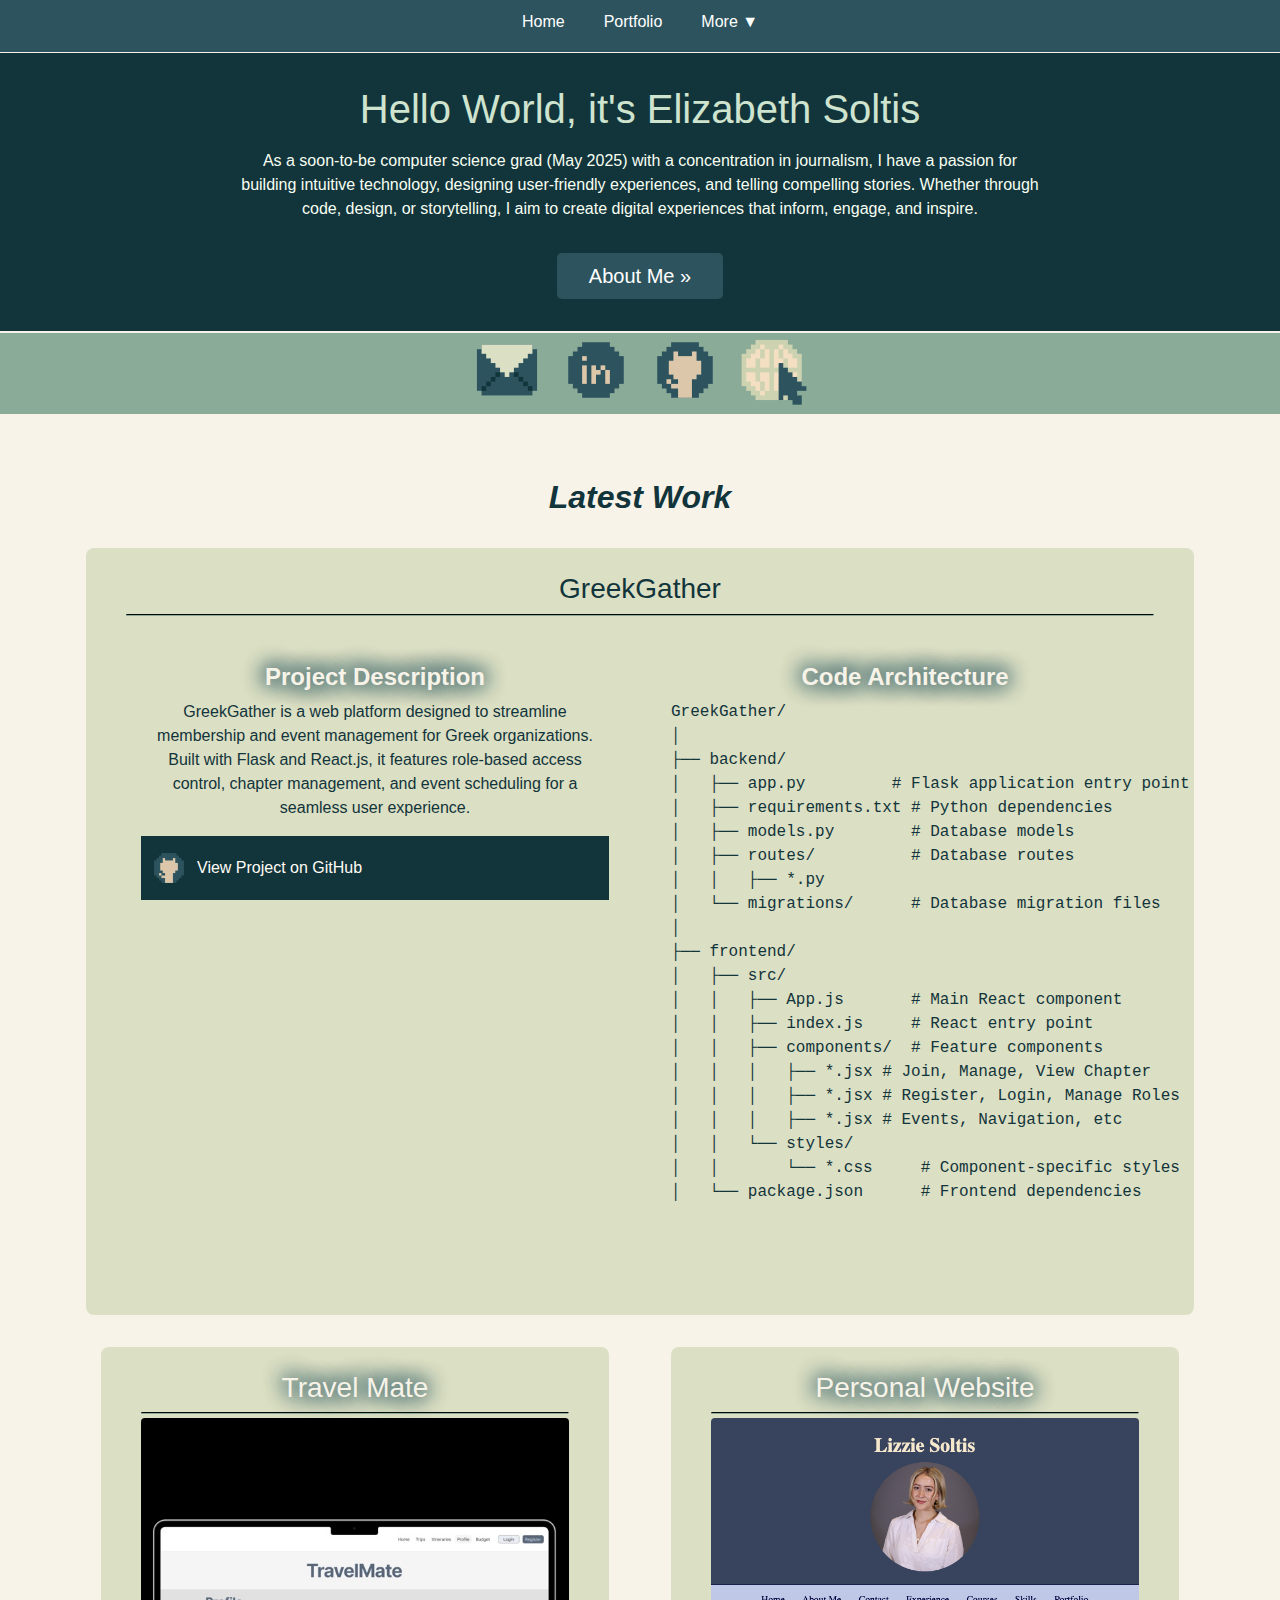
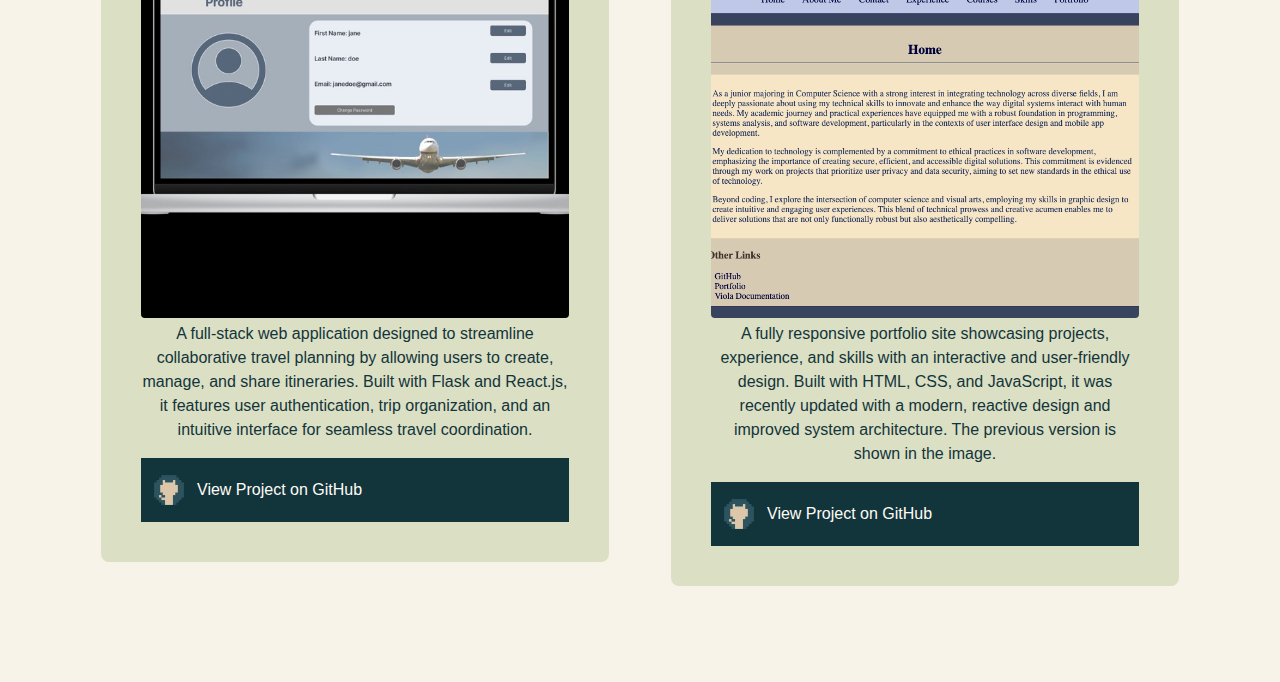
<file: index.html>
<!doctype html>
<html lang="en">
<head>
	<meta charset="UTF-8">
	<meta http-equiv="X-UA-Compatible" content="IE=edge">
    <meta name="viewport" content="width=device-width, initial-scale=1"><title>Home Page</title>
	<!--style sheet-->
	<link href="style/style.css" rel="stylesheet">
</head>
<body>
	<nav class="navbar">
		<button class="navbar-toggle" onclick="toggleMenu()">☰</button>
		<ul class="navbar-menu">
			<li><a href="index.html">Home</a></li>
			<li><a href="components/portfolio.html">Portfolio</a></li>
            <li class="dropdown">
                <a href="#" class="dropdown-toggle" onclick="toggleDropdown(event)">More ▼</a>
                <ul class="dropdown-menu">
                    <li><a href="/components/about.html">About Me</a></li>
                    <li><a href="components/resume.html">Resume</a></li>
                    <li class="divider"></li>
                    <li><a href="components/contact.html">Contact</a></li>
                </ul>
            </li>
		</ul>
	</nav>
	<section class="hero">
		<div class="container">
			<div class="hero-content">
				<h1 class="hero-title">Hello World, it's Elizabeth Soltis</h1>
				<p class="hero-text">As a soon-to-be computer science grad (May 2025) with a concentration in journalism, I have a passion for building intuitive technology, designing user-friendly experiences, and telling compelling stories. Whether through code, design, or storytelling, I aim to create digital experiences that inform, engage, and inspire.</p>
				<a href="components/about.html" class="button button-primary">About Me »</a>
		    </div>
		</div>
	</section>
	<!--Social Network Navbar Section-->
	<section class="socialNetworkNavBar">
		<div class="socialNetworkNav">
			<a href="mailto:soltis.el+jobs@gmail.com" target="_blank"><img src="assets/graphics/email.png" alt="email" width="74" height="74"></a>
		</div>
		<div class="socialNetworkNav">
			<a href="https://www.linkedin.com/in/elizabethsoltis0000/" target="_blank"><img src="assets/graphics/linkedin.png" alt="linkedin" width="74" height="74"></a>
			</div>
		<div class="socialNetworkNav">
			<a href="https://github.com/LizzieSoltis" target="_blank"><img src="assets/graphics/github.png" alt="github" width="74" height="74"></a>
			</div>
			<div class="socialNetworkNav">
				<a href="https://lizzielinn.com" target="_blank"><img src="assets/graphics/website.png" alt="portfolio" width="74" height="74"></a>
			</div>
	</section>
	<!--Portfolio Section-->
	<section class="portfolio">
		<div class="container">
			<h2 class="text-center dark-text"><strong><em>Latest Work</em></strong></h2>
			  <div class="row-grid">
				<!-- Project 1 -->
					<div class="project-card">
					  <h3 class="text-center dark-text">GreekGather</h3>
						<hr>
					  <div class="row-grid">
						  <div class="col-6">
							<h4 class="text-center warm-text"><strong class="border warm-text"> Project Description</strong></h4>
                            <p class="text-center dark-text">GreekGather is a web platform designed to streamline membership and event management for Greek organizations. Built with Flask and React.js, it features role-based access control, chapter management, and event scheduling for a seamless user experience.</p>
                            <a href="https://github.com/kaitlynclements/GreekGather" target="_blank" rel="noopener noreferrer" class="project-link">
					<img src="assets/graphics/github.png" alt="GreekGather_GitHub">
					  View Project on GitHub
				</a>
                        </div>
							<div class="col-6">
								<h4 class="text-center"><strong class="border warm-text">Code Architecture</strong></h4>
								<code>
									<pre class="dark-text">
GreekGather/
│
├── backend/
│   ├── app.py         # Flask application entry point
│   ├── requirements.txt # Python dependencies
│   ├── models.py        # Database models
│   ├── routes/ 	 # Database routes
│   │   ├── *.py   
│   └── migrations/      # Database migration files
│
├── frontend/
│   ├── src/
│   │   ├── App.js       # Main React component
│   │   ├── index.js     # React entry point
│   │   ├── components/  # Feature components
│   │   │   ├── *.jsx # Join, Manage, View Chapter
│   │   │   ├── *.jsx # Register, Login, Manage Roles
│   │   │   ├── *.jsx # Events, Navigation, etc    
│   │   └── styles/
│   │       └── *.css     # Component-specific styles
│   └── package.json      # Frontend dependencies
									</pre>
								</code>
							</div>
					  </div>
					  
			  </div>
</div>
			<div class="row">
				<!-- Project 2 -->
              <div class="col">
				<div class="project-card">
					<h3 class="text-center border warm-text">Travel Mate</h3>
					<hr>
					  <img src="assets/images/TravelMate_Profile.jpg" alt="TravelMate_Project1" width="500" >
				  <p class="text-center dark-text">A full-stack web application designed to streamline collaborative travel planning by allowing users to create, manage, and share itineraries. Built with Flask and React.js, it features user authentication, trip organization, and an intuitive interface for seamless travel coordination.</p>
					<a href="https://github.com/LizzieSoltis/TravelMate" target="_blank" rel="noopener noreferrer" class="project-link">
					<img src="assets/graphics/github.png" alt="TravelMate_GitHub">
					  View Project on GitHub
				</a>
				  </div>
			  </div>
				<!-- Project 3 -->
				<div class="col">
				  <div class="project-card">
					<h3 class="text-center warm-text border"> Personal Website</h3>
					<hr>
				    <img src="assets/images/My Profile.png" alt="PersonalWesite_Project2">
				    <p class="text-center dark-text">A fully responsive portfolio site showcasing projects, experience, and skills with an interactive and user-friendly design. Built with HTML, CSS, and JavaScript, it was recently updated with a modern, reactive design and improved system architecture. The previous version is shown in the image.</p>
				    <a href="https://github.com/LizzieSoltis/website" target="_blank" rel="noopener noreferrer" class="project-link">
					<img src="assets/graphics/github.png" alt="Website_GitHub">
				    View Project on GitHub
				</a>
				  </div>
			  </div>
</div>
			</div>
	</section>
	<script>
        function toggleMenu() {
            document.querySelector('.navbar-menu').classList.toggle('show');
        }

        function toggleDropdown(event) {
            event.preventDefault();
            event.target.nextElementSibling.classList.toggle('show');
        }
    </script>
</body>
</html>
</file>
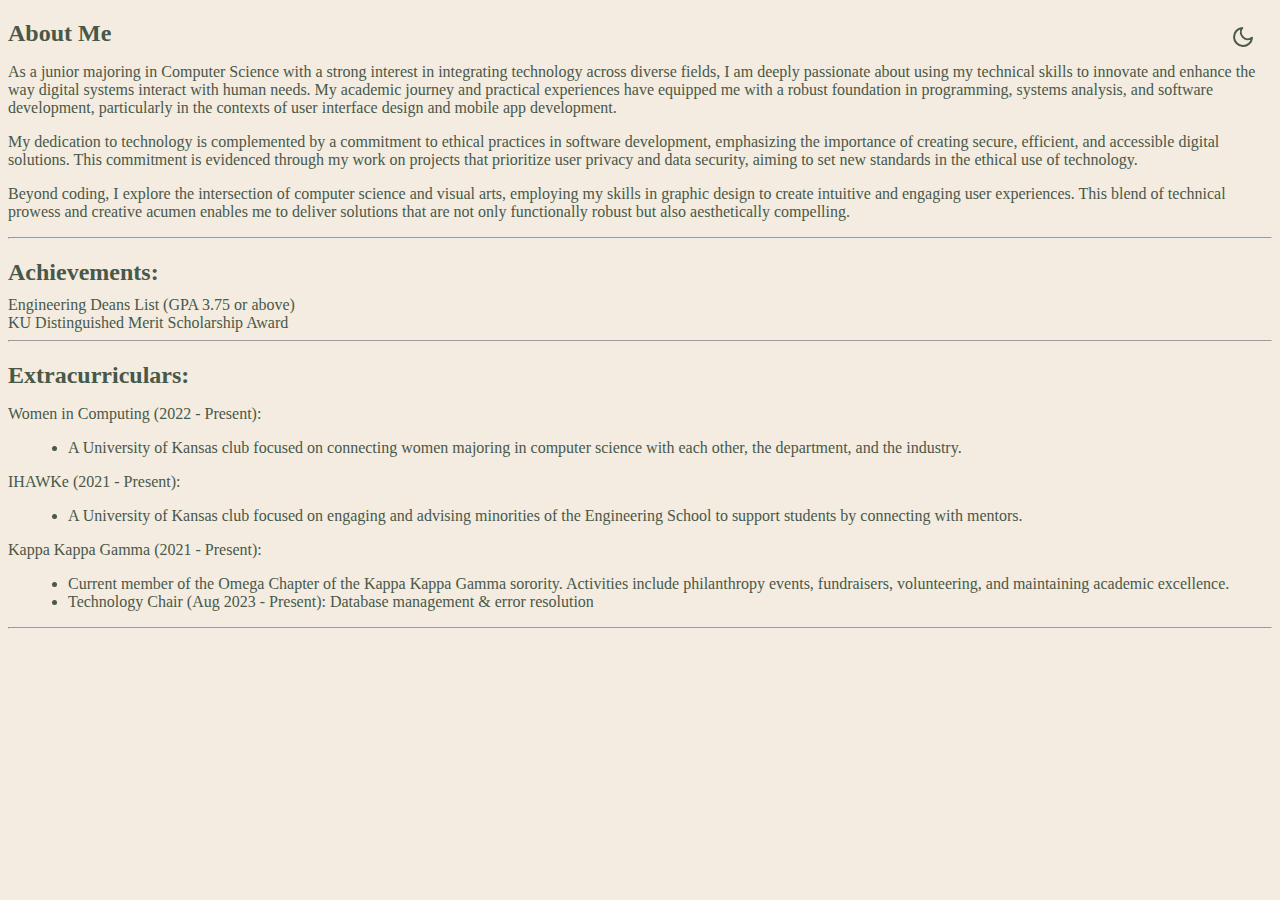
<file: about.html>
<!DOCTYPE html>
<html lang="en">
<head>
    <meta charset="UTF-8">
    <meta name="viewport" content="width=device-width, initial-scale=1.0">
    <title>About Me</title>
    <link rel="stylesheet" type="text/css" href="style.css">
    <link rel="icon" type="image/png" href="star.png" sizes="32x32">
</head>
<body>
    <div id="darkModeContainer">
        <button id="darkModeToggle" aria-label="Toggle dark mode">
          <svg xmlns="http://www.w3.org/2000/svg" width="24" height="24" viewBox="0 0 24 24" fill="none" stroke="currentColor" stroke-width="2" stroke-linecap="round" stroke-linejoin="round">
            <path d="M21 12.79A9 9 0 1 1 11.21 3 7 7 0 0 0 21 12.79z"></path>
          </svg>
        </button>
    </div>
    <h2>About Me</h2>
            <p>As a junior majoring in Computer Science with a strong interest in integrating technology across diverse fields, I am deeply passionate about using my technical skills to innovate and enhance the way digital systems interact with human needs. My academic journey and practical experiences have equipped me with a robust foundation in programming, systems analysis, and software development, particularly in the contexts of user interface design and mobile app development.</p>
            <p>My dedication to technology is complemented by a commitment to ethical practices in software development, emphasizing the importance of creating secure, efficient, and accessible digital solutions. This commitment is evidenced through my work on projects that prioritize user privacy and data security, aiming to set new standards in the ethical use of technology.</p>
            <p>Beyond coding, I explore the intersection of computer science and visual arts, employing my skills in graphic design to create intuitive and engaging user experiences. This blend of technical prowess and creative acumen enables me to deliver solutions that are not only functionally robust but also aesthetically compelling.</p>
            <hr>
            <h2>Achievements:</h2>
            <li>Engineering Deans List (GPA 3.75 or above)</li>
            <li>KU Distinguished Merit Scholarship Award</li>
            <hr>
            <h2>Extracurriculars:</h2>
            <p>Women in Computing (2022 - Present):</p>
            <ul>
                <li>A University of Kansas club focused on connecting women majoring in computer science with each other, the department, and the industry.</li>
            </ul>
            <p>IHAWKe (2021 - Present):</p>
            <ul>
                <li>A University of Kansas club focused on engaging and advising minorities of the Engineering School to support students by connecting with mentors.</li>
            </ul>
            <p>Kappa Kappa Gamma (2021 - Present):</p>
            <ul>
                <li>Current member of the Omega Chapter of the Kappa Kappa Gamma sorority. Activities include philanthropy events, fundraisers, volunteering, and maintaining academic excellence.</li>
                <li>Technology Chair (Aug 2023 - Present): Database management & error resolution</li>
            </ul>
            <hr>
         <script src="script.js"></script>
</body>
</html>
</file>
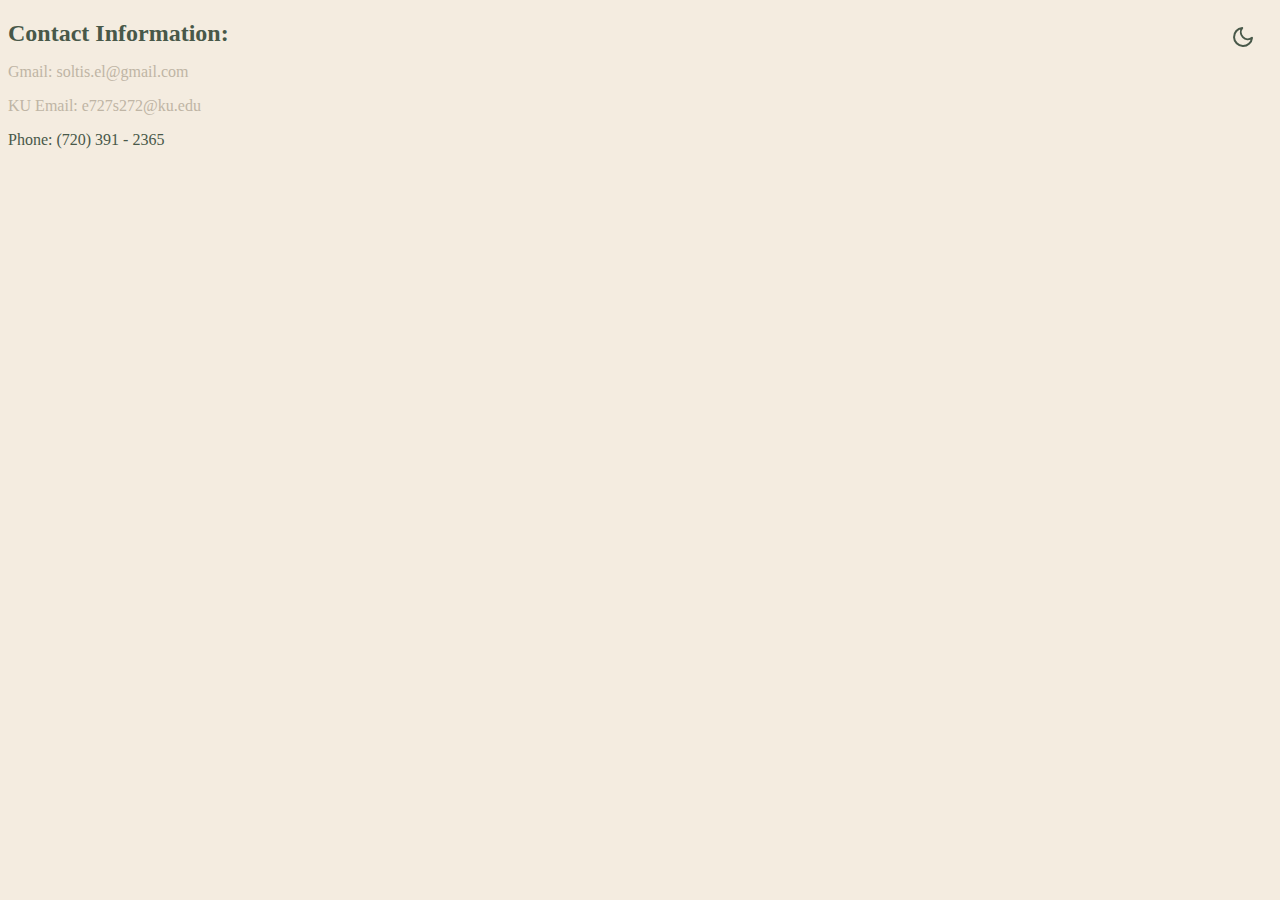
<file: contact.html>
<!DOCTYPE html>
<html lang="en">
<head>
    <meta charset="UTF-8">
    <meta name="viewport" content="width=device-width, initial-scale=1.0">
    <title>Contact</title>
    <link rel="icon" type="image/png" href="star.png" sizes="32x32">
    <link rel="stylesheet" type="text/css" href="style.css">
</head>
<body>
    <div id="darkModeContainer">
        <button id="darkModeToggle" aria-label="Toggle dark mode">
          <svg xmlns="http://www.w3.org/2000/svg" width="24" height="24" viewBox="0 0 24 24" fill="none" stroke="currentColor" stroke-width="2" stroke-linecap="round" stroke-linejoin="round">
            <path d="M21 12.79A9 9 0 1 1 11.21 3 7 7 0 0 0 21 12.79z"></path>
          </svg>
        </button>
    </div>
    <h2>Contact Information:</h2>
    <p><a href="mailto:soltis.el@gmail.com">Gmail: soltis.el@gmail.com</a></p>
    <p><a href="mailto:e727s272@ku.edu">KU Email: e727s272@ku.edu</a></p>
    <p>Phone: (720) 391 - 2365</p>
    <script src="script.js"></script>
</body>
</html>
</file>
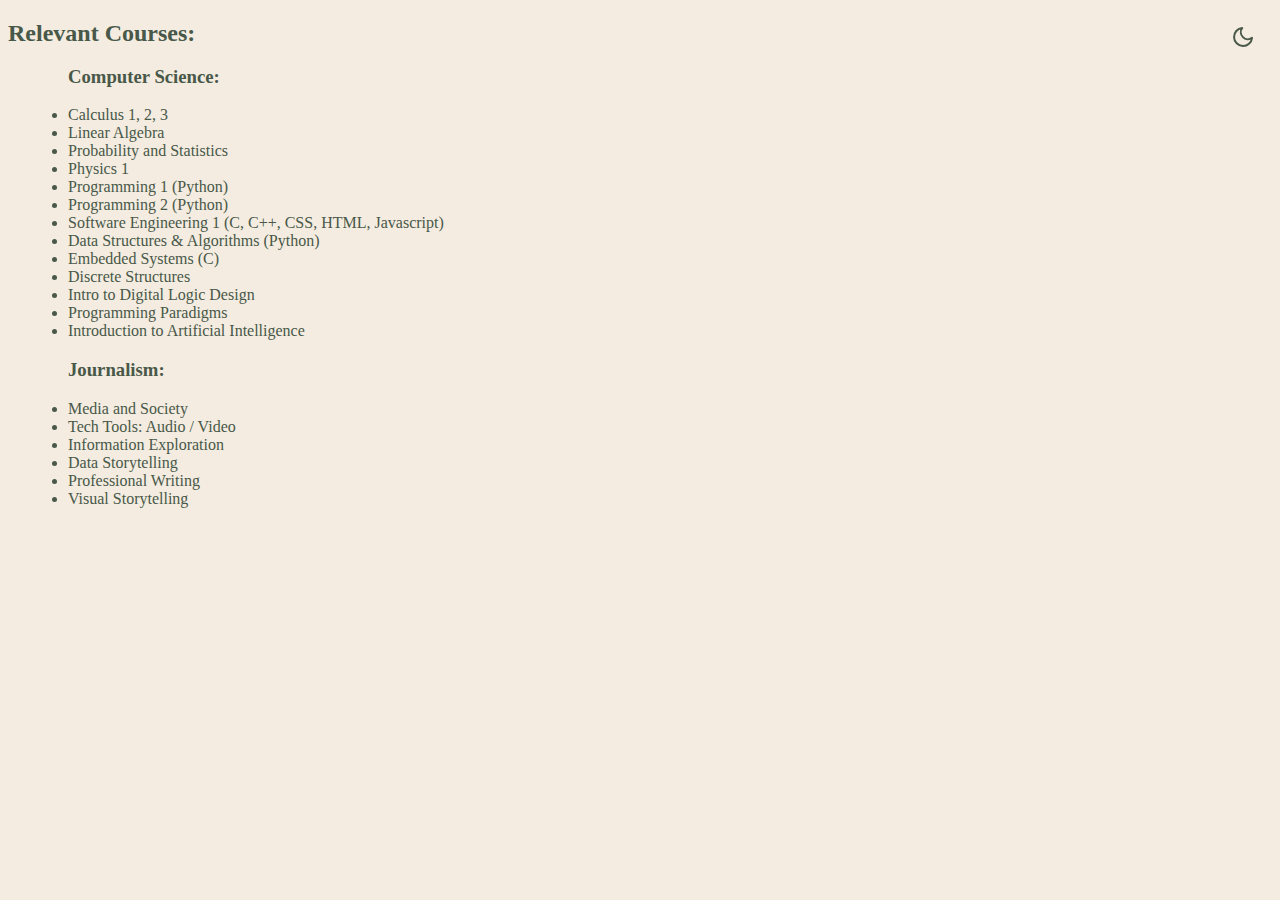
<file: courses.html>
<!DOCTYPE html>
<html lang="en">
<head>
    <meta charset="UTF-8">
    <meta name="viewport" content="width=device-width, initial-scale=1.0">
    <title>Courses</title>
    <link rel="icon" type="image/png" href="star.png" sizes="32x32">
    <link rel="stylesheet" type="text/css" href="style.css">
</head>
<body>
    <div id="darkModeContainer">
        <button id="darkModeToggle" aria-label="Toggle dark mode">
          <svg xmlns="http://www.w3.org/2000/svg" width="24" height="24" viewBox="0 0 24 24" fill="none" stroke="currentColor" stroke-width="2" stroke-linecap="round" stroke-linejoin="round">
            <path d="M21 12.79A9 9 0 1 1 11.21 3 7 7 0 0 0 21 12.79z"></path>
          </svg>
        </button>
    </div>
    <h2>Relevant Courses:</h2>
    <ul>
        <h3>Computer Science:</h3>
        <li>Calculus 1, 2, 3</li>
        <li>Linear Algebra</li>
        <li>Probability and Statistics</li>
        <li>Physics 1</li>
        <li>Programming 1 (Python)</li>
        <li>Programming 2 (Python)</li>
        <li>Software Engineering 1 (C, C++, CSS, HTML, Javascript)</li>
        <li>Data Structures & Algorithms (Python)</li>
        <li>Embedded Systems (C)</li>
        <li>Discrete Structures</li>
        <li>Intro to Digital Logic Design </li>
        <li>Programming Paradigms</li>
        <li>Introduction to Artificial Intelligence</li>
        <h3>Journalism:</h3>
        <li>Media and Society</li>
        <li>Tech Tools: Audio / Video</li>
        <li>Information Exploration</li>
        <li>Data Storytelling</li>
        <li>Professional Writing</li>
        <li>Visual Storytelling</li>
    </ul>
    <script src="script.js"></script>
</body>
</html>
</file>
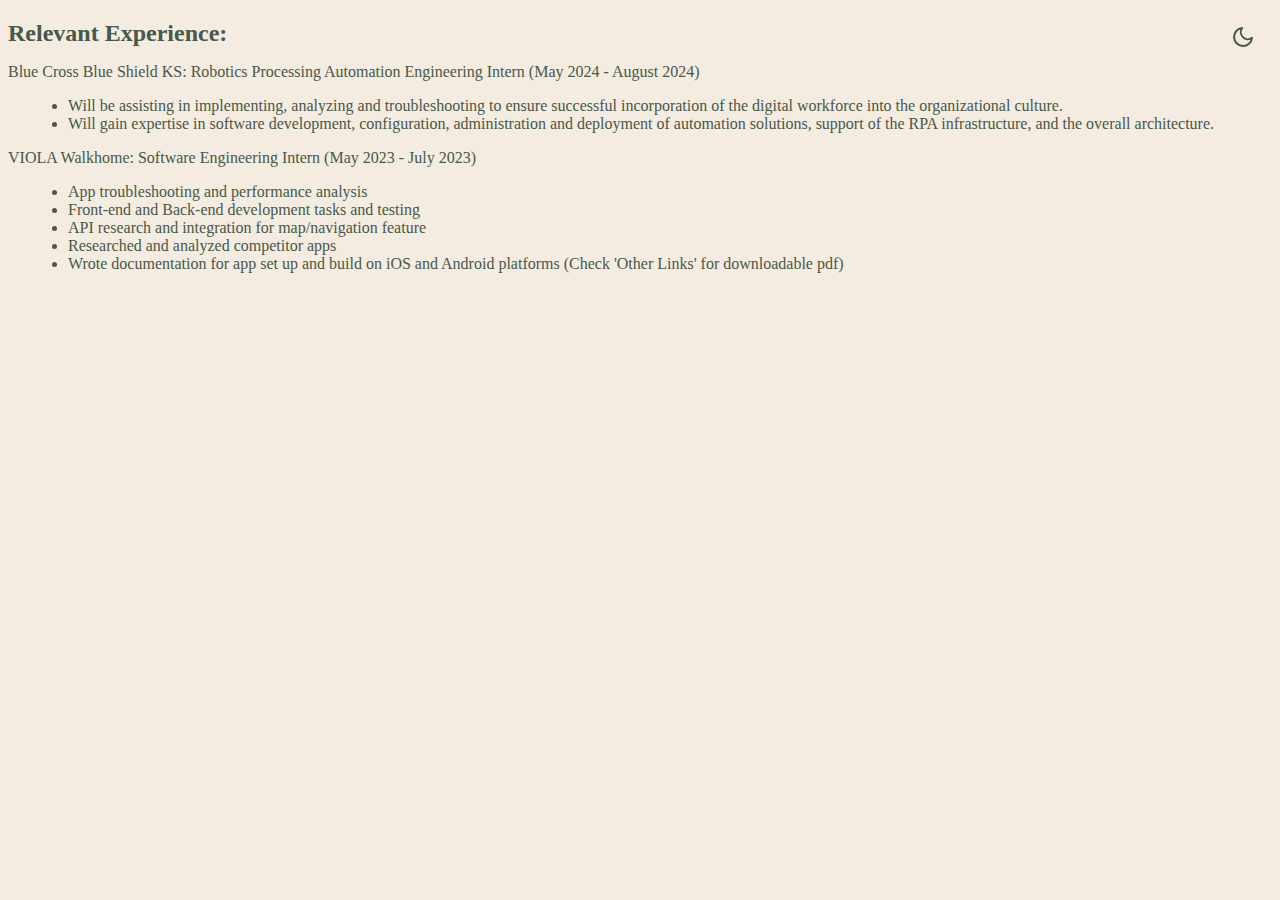
<file: experience.html>
<!DOCTYPE html>
<html lang="en">
<head>
    <meta charset="UTF-8">
    <meta name="viewport" content="width=device-width, initial-scale=1.0">
    <title>Experience</title>
    <link rel="icon" type="image/png" href="star.png" sizes="32x32">
    <link rel="stylesheet" type="text/css" href="style.css">
</head>
<body>
    <div id="darkModeContainer">
        <button id="darkModeToggle" aria-label="Toggle dark mode">
          <svg xmlns="http://www.w3.org/2000/svg" width="24" height="24" viewBox="0 0 24 24" fill="none" stroke="currentColor" stroke-width="2" stroke-linecap="round" stroke-linejoin="round">
            <path d="M21 12.79A9 9 0 1 1 11.21 3 7 7 0 0 0 21 12.79z"></path>
          </svg>
        </button>
    </div>
    <h2>Relevant Experience:</h2>
    <p>Blue Cross Blue Shield KS: Robotics Processing Automation Engineering Intern (May 2024 - August 2024)</p>
    <ul>
    <li>Will be assisting in implementing, analyzing and troubleshooting to ensure successful incorporation of the digital workforce into the organizational culture.</li>
    <li>Will gain expertise in software development, configuration, administration and deployment of automation solutions, support of the RPA infrastructure, and the overall architecture.</li>
    </ul>
    <p>VIOLA Walkhome: Software Engineering Intern (May 2023 - July 2023)</p>
    <ul>
        <li>App troubleshooting and performance analysis</li>
        <li>Front-end and Back-end development tasks and testing</li>
        <li>API research and integration for map/navigation feature</li>
        <li>Researched and analyzed competitor apps</li>
        <li>Wrote documentation for app set up and build on iOS and Android platforms (Check 'Other Links' for downloadable pdf)</li>
    </ul>
    <script src="script.js"></script>
</body>
</html>
</file>
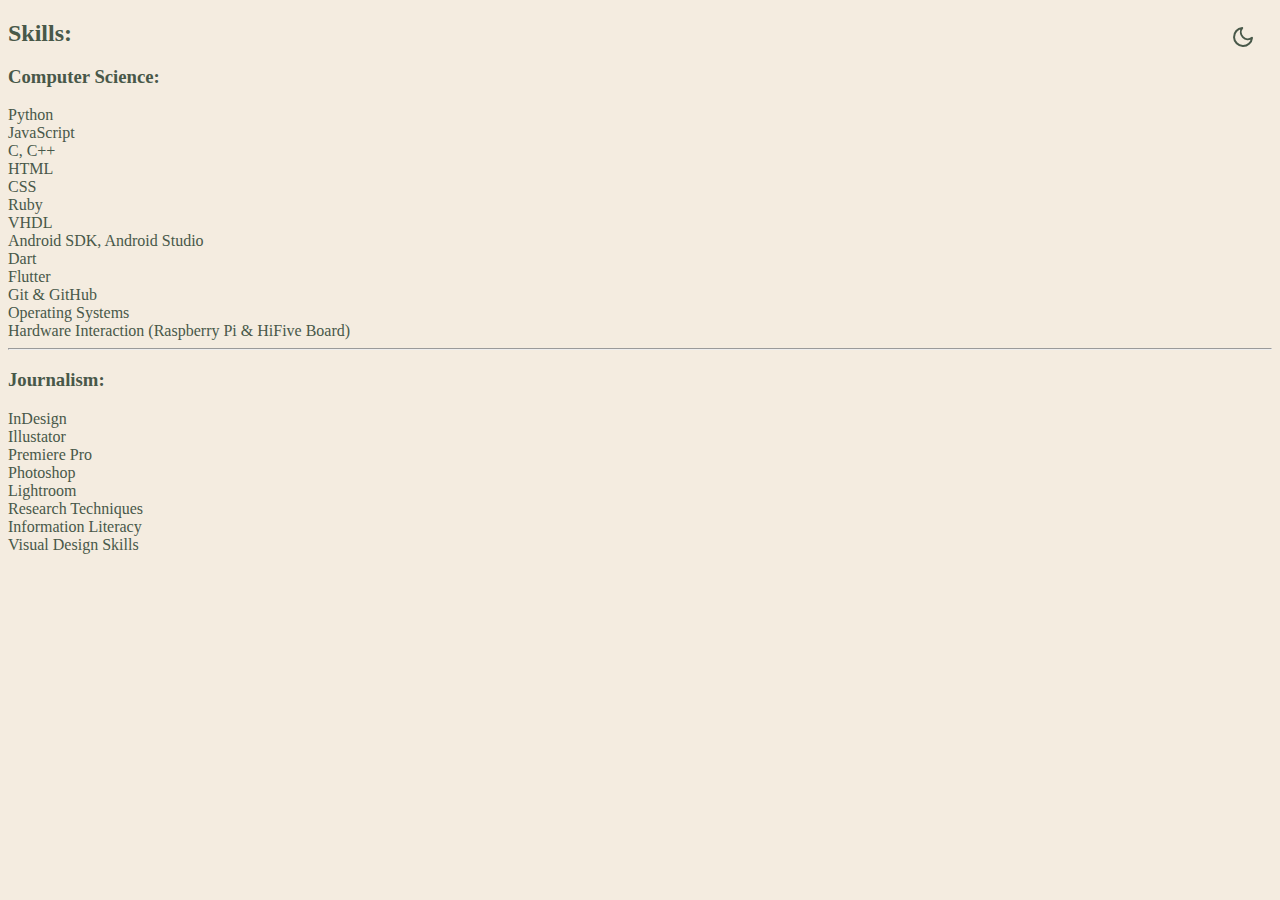
<file: skills.html>
<!DOCTYPE html>
<html lang="en">
<head>
    <meta charset="UTF-8">
    <meta name="viewport" content="width=device-width, initial-scale=1.0">
    <title>Skills</title>
    <link rel="icon" type="image/png" href="star.png" sizes="32x32">
    <link rel="stylesheet" type="text/css" href="style.css">
</head>
<body>
    <div id="darkModeContainer">
        <button id="darkModeToggle" aria-label="Toggle dark mode">
          <svg xmlns="http://www.w3.org/2000/svg" width="24" height="24" viewBox="0 0 24 24" fill="none" stroke="currentColor" stroke-width="2" stroke-linecap="round" stroke-linejoin="round">
            <path d="M21 12.79A9 9 0 1 1 11.21 3 7 7 0 0 0 21 12.79z"></path>
          </svg>
        </button>
    </div>
    <h2>Skills:</h2>
    <h3>Computer Science:</h3>
    <li>Python</li>
    <li>JavaScript</li>
    <li>C, C++</li>
    <li>HTML</li>
    <li>CSS</li>
    <li>Ruby</li>
    <li>VHDL</li>
    <li>Android SDK, Android Studio</li>
    <li>Dart</li>
    <li>Flutter</li>
    <li>Git & GitHub</li>
    <li>Operating Systems</li>
    <li>Hardware Interaction (Raspberry Pi & HiFive Board)</li>
    <hr>
    <h3>Journalism:</h3>
    <li>InDesign</li>
    <li>Illustator</li>
    <li>Premiere Pro</li>
    <li>Photoshop</li>
    <li>Lightroom</li>
    <li>Research Techniques</li>
    <li>Information Literacy</li>
    <li>Visual Design Skills</li>
    <script src="script.js"></script>
</body>
</html>
</file>
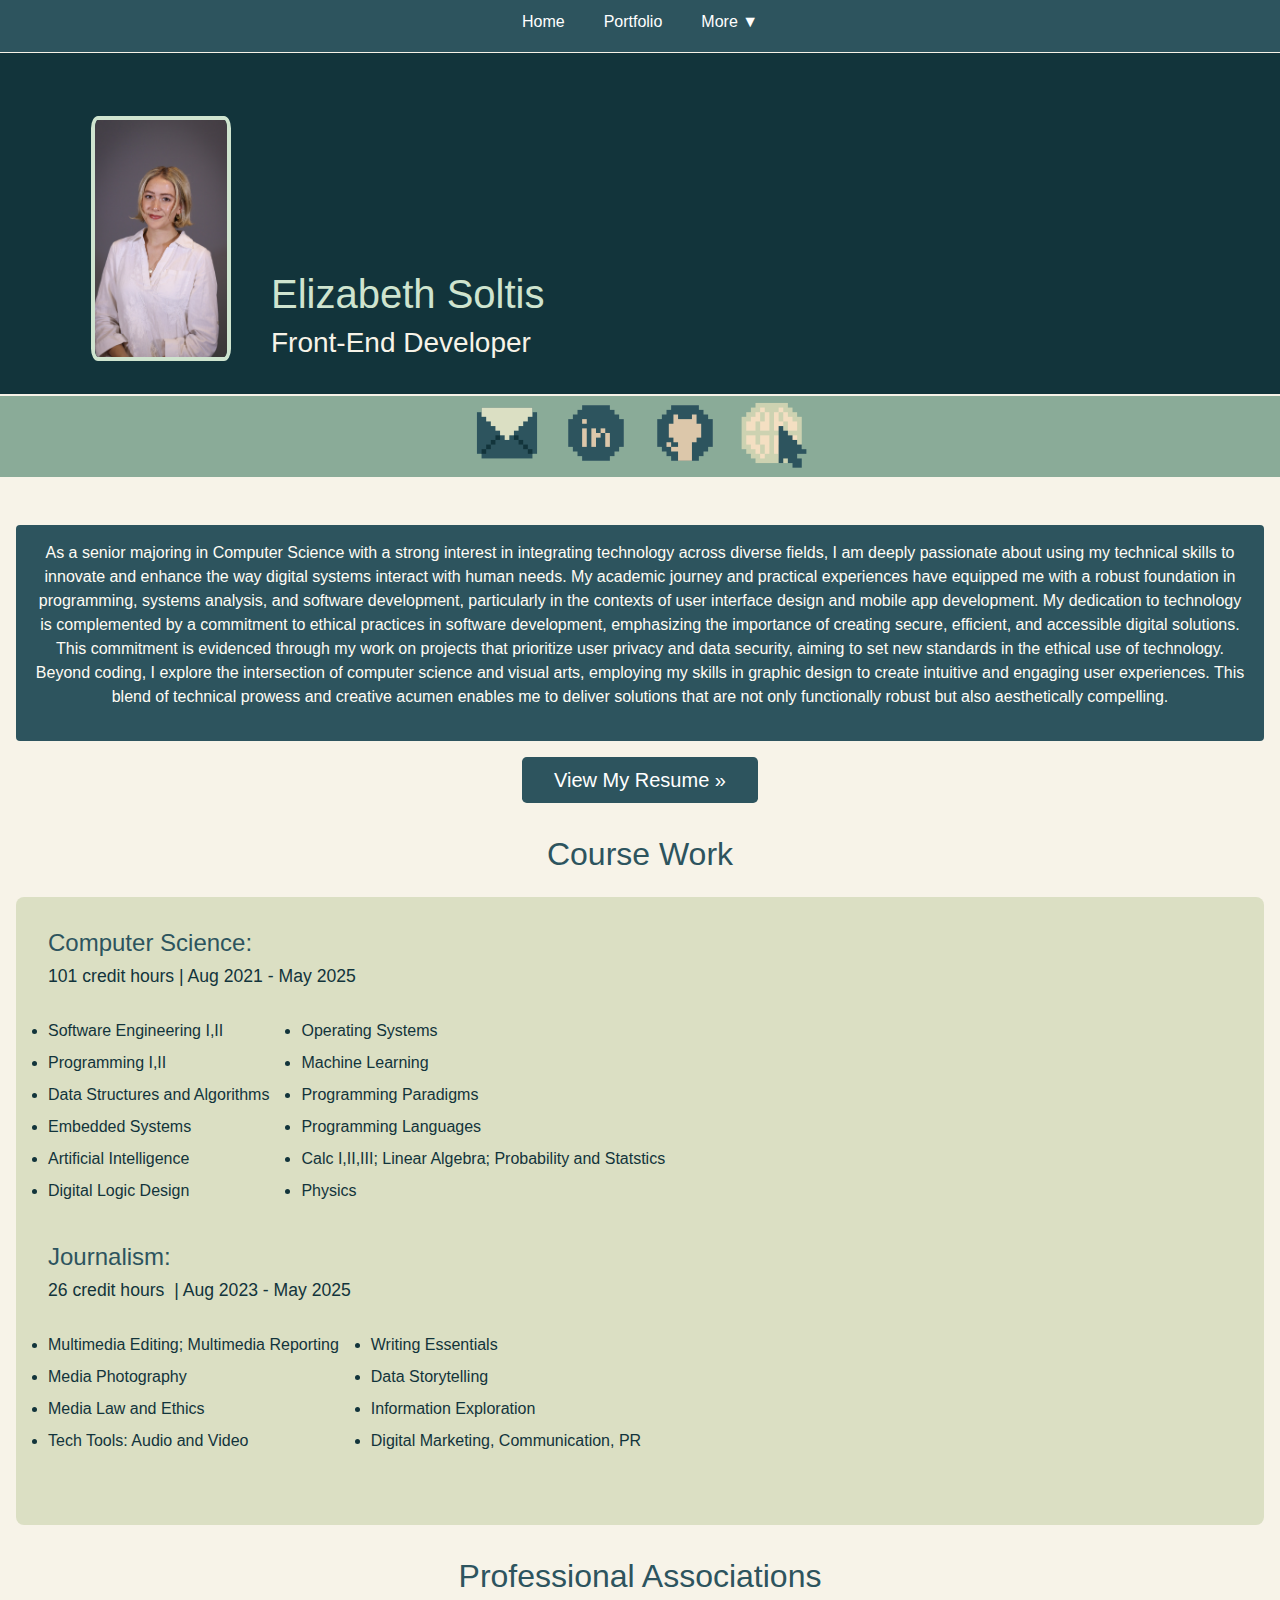
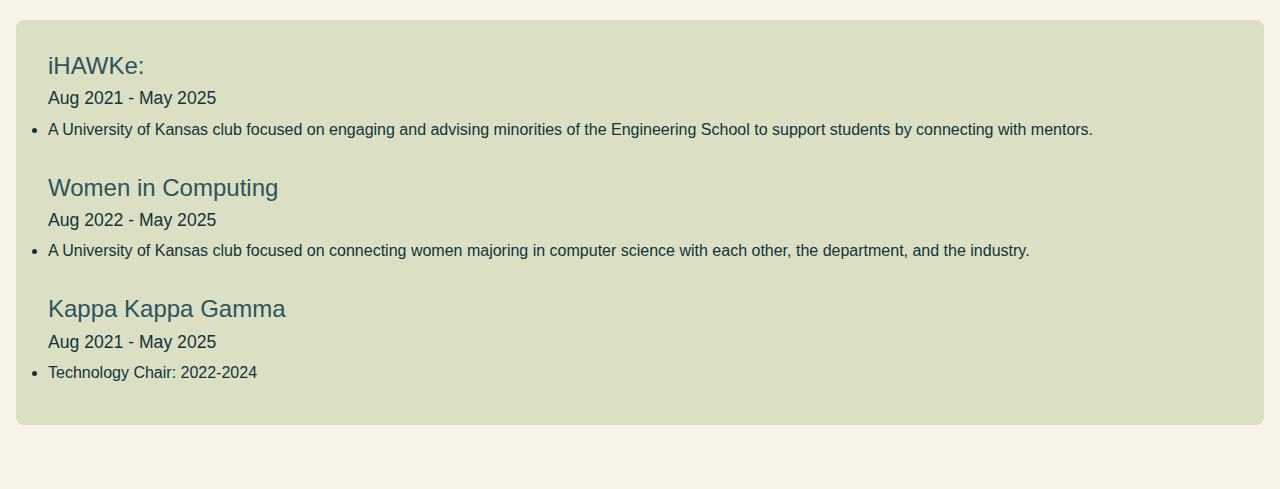
<file: components/about.html>
<!doctype html>
<html>
<head>
<meta charset="UTF-8">
<meta name="viewport" content="width=device-width, initial-scale=1"><title>About Page</title>
<link href="../style/style.css" rel="stylesheet" type="text/css">
<link href="../style/about.css" rel="stylesheet" type="text/css">
</head>
<body>
	<nav class="navbar">
		<button class="navbar-toggle" onclick="toggleMenu()">☰</button>
		<ul class="navbar-menu">
			<li><a href="../index.html">Home</a></li>
			<li><a href="portfolio.html">Portfolio</a></li>
            <li class="dropdown">
                <a href="#" class="dropdown-toggle" onclick="toggleDropdown(event)">More ▼</a>
                <ul class="dropdown-menu">
                    <li><a href="about.html">About Me</a></li>
                    <li><a href="resume.html">Resume</a></li>
                    <li class="divider"></li>
                    <li><a href="contact.html">Contact</a></li>
                </ul>
            </li>
		</ul>
	</nav>
	<!--Profile Header Section-->
<div class="profile-header">
    <div class="container">
        <div class="header-row">
            <div class="header-col-image">
                <img src="../assets/images/profilephoto.JPG" alt="Elizabeth Soltis" class="profile-image">
            </div>
            <div class="header-col-text">
                <h1 class="header-title">Elizabeth Soltis</h1>
                <h3 class="header-subtitle">Front-End Developer</h3>
            </div>
        </div>
    </div>
</div>
	<!--Social Network Navbar Section-->
<section class="socialNetworkNavBar">
		<div class="socialNetworkNav">
			<a href="mailto:soltis.el+jobs@gmail.com" target="_blank"><img src="../assets/graphics/email.png" alt="email" width="74" height="74"></a>
		</div>
		<div class="socialNetworkNav">
			<a href="https://www.linkedin.com/in/elizabethsoltis0000/" target="_blank"><img src="../assets/graphics/linkedin.png" alt="linkedin" width="74" height="74"></a>
  </div>
		<div class="socialNetworkNav">
			<a href="https://github.com/LizzieSoltis" target="_blank"><img src="../assets/graphics/github.png" alt="github" width="74" height="74"></a>
  </div>
			<div class="socialNetworkNav">
			  <a href="https://lizzielinn.com" target="_blank"><img src="../assets/graphics/website.png" alt="portfolio" width="74" height="74"></a>
			</div>
	</section>
	<main class="about-container">
		<section class="about-section">
		  <p class="text-center">As a senior majoring in Computer Science with a strong interest in integrating technology across diverse fields, I am deeply passionate about using my technical skills to innovate and enhance the way digital systems interact with human needs. My academic journey and practical experiences have equipped me with a robust foundation in programming, systems analysis, and software development, particularly in the contexts of user interface design and mobile app development.
			  
			  My dedication to technology is complemented by a commitment to ethical practices in software development, emphasizing the importance of creating secure, efficient, and accessible digital solutions. This commitment is evidenced through my work on projects that prioritize user privacy and data security, aiming to set new standards in the ethical use of technology.
			  
		  Beyond coding, I explore the intersection of computer science and visual arts, employing my skills in graphic design to create intuitive and engaging user experiences. This blend of technical prowess and creative acumen enables me to deliver solutions that are not only functionally robust but also aesthetically compelling.</p>
        </section>
			<div class="button-container">
				<a href="resume.html" class="button button-primary">View My Resume »</a>
			</div>
		<section class="content-section">
		<h2 class="section-title text-center">Course Work</h2>
		<div class="content-box">
			<article class="experience-item">
			  <h4 class="experience-title">Computer Science:</h4>
				<h5 class="experience-subtitle">101 credit hours | Aug 2021 - May 2025</h5>
				<div class="row">
					<div class="col-6">
						<li>Software Engineering I,II</li>
						<li>Programming I,II</li>
						<li>Data Structures and Algorithms</li>
						<li>Embedded Systems</li>
						<li>Artificial Intelligence</li>
						<li>Digital Logic Design</li>
					</div>
					<div class="col-6">
						<li>Operating Systems</li>
						<li>Machine Learning</li>
						<li>Programming Paradigms</li>
						<li>Programming Languages</li>
						<li>Calc I,II,III; Linear Algebra; Probability and Statstics</li>
						<li>Physics</li>
					</div>
				</div>
				
            </article>
			<article class="experience-item">
<h4 class="experience-title">Journalism:</h4>
                        <h5 class="experience-subtitle">26 credit hours&nbsp; | Aug 2023 - May 2025</h5>
                        <div class="row">
							<div class="col-6">
								<li>Multimedia Editing; Multimedia Reporting</li>
								<li>Media Photography</li>
								<li>Media Law and Ethics</li>
								<li>Tech Tools: Audio and Video</li>
							</div>
							<div class="col-6">
								<li>Writing Essentials</li>
								<li>Data Storytelling</li>
								<li>Information Exploration</li>
								<li>Digital Marketing, Communication, PR</li>
							</div>
						</div>
			</article>
				</div>
		</section>
		<section class="content-section">
		<h2 class="section-title text-center">Professional Associations</h2>
		<div class="content-box">
			<article class="experience-item">
			  <h4 class="experience-title">iHAWKe:</h4>
				<h5 class="experience-subtitle">Aug 2021 - May 2025</h5>
				<li>A University of Kansas club focused on engaging and advising minorities of the
Engineering School to support students by connecting with mentors.</li>
            </article>
			<article class="experience-item">
<h4 class="experience-title">Women in Computing</h4>
                        <h5 class="experience-subtitle">Aug 2022 - May 2025</h5>
                        <li>
                           A University of Kansas club focused on connecting women majoring in
computer science with each other, the department, and the industry.
                        </li>
			</article>
			<article class="experience-item">
<h4 class="experience-title">Kappa Kappa Gamma</h4>
                        <h5 class="experience-subtitle">Aug 2021 - May 2025</h5>
                        <li>
                           Technology Chair: 2022-2024
                        </li>
			</article>
				</div>
		</section>
	</main>
	<script>
        function toggleMenu() {
            document.querySelector('.navbar-menu').classList.toggle('show');
        }

        function toggleDropdown(event) {
            event.preventDefault();
            event.target.nextElementSibling.classList.toggle('show');
        }
    </script>
</body>
</html>
</file>
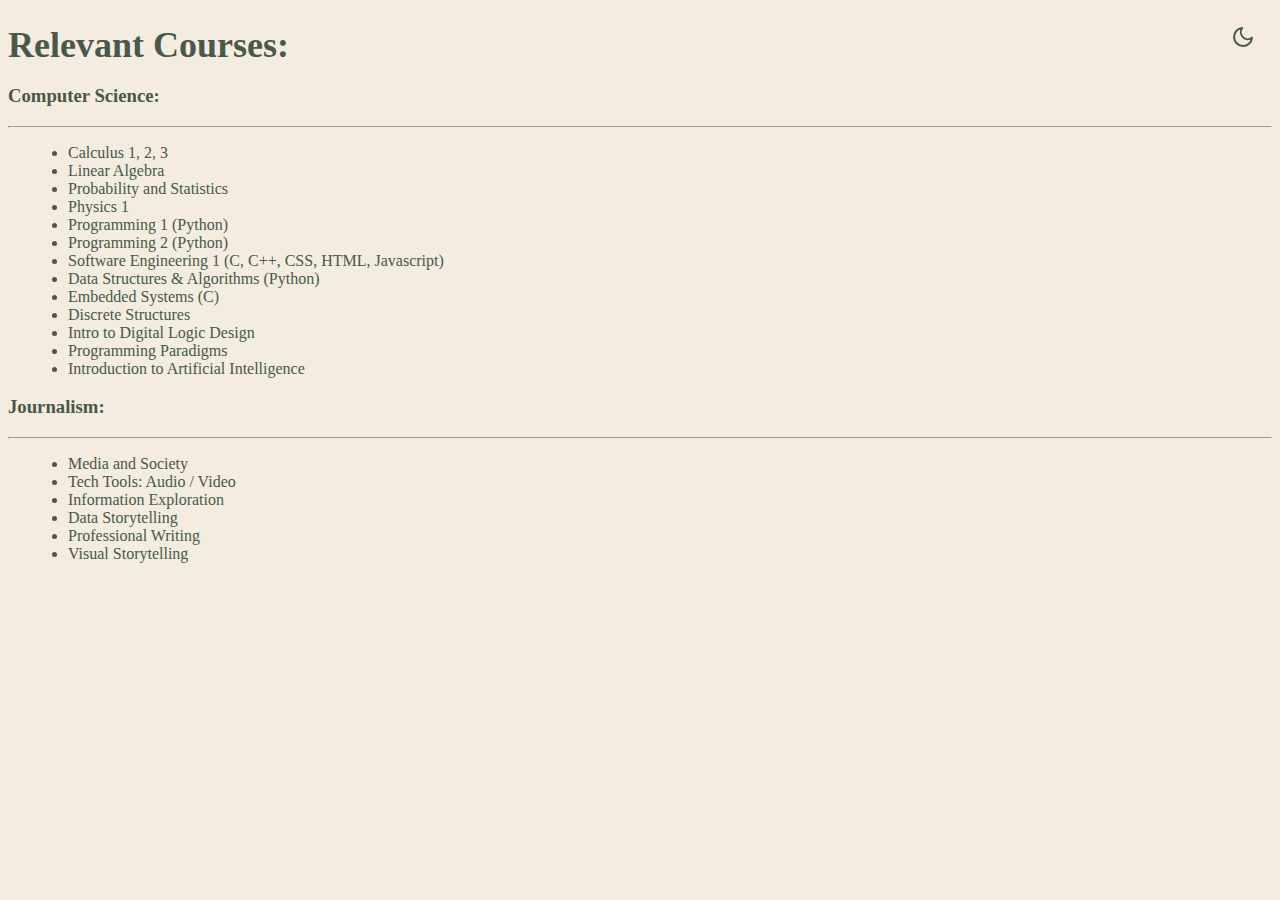
<file: components/courses.html>
<!DOCTYPE html>
<html lang="en">
<head>
    <meta charset="UTF-8">
    <meta name="viewport" content="width=device-width, initial-scale=1.0">
    <title>Courses</title>
    <link rel="icon" type="image/png" href="../assets/star.png" sizes="32x32">
    <link rel="stylesheet" type="text/css" href="../style.css">
</head>
<body>
    <div id="darkModeContainer">
        <button id="darkModeToggle" aria-label="Toggle dark mode">
          <svg xmlns="http://www.w3.org/2000/svg" width="24" height="24" viewBox="0 0 24 24" fill="none" stroke="currentColor" stroke-width="2" stroke-linecap="round" stroke-linejoin="round">
            <path d="M21 12.79A9 9 0 1 1 11.21 3 7 7 0 0 0 21 12.79z"></path>
          </svg>
        </button>
    </div>
    <h1 class="centered">Relevant Courses:</h1>
    <div class="content-container">
      <h3>Computer Science:</h3>
      <hr>
      <div class="bubble-container">
        <ul>
        <li>Calculus 1, 2, 3</li>
        <li>Linear Algebra</li>
        <li>Probability and Statistics</li>
        <li>Physics 1</li>
        <li>Programming 1 (Python)</li>
        <li>Programming 2 (Python)</li>
        <li>Software Engineering 1 (C, C++, CSS, HTML, Javascript)</li>
        <li>Data Structures & Algorithms (Python)</li>
        <li>Embedded Systems (C)</li>
        <li>Discrete Structures</li>
        <li>Intro to Digital Logic Design </li>
        <li>Programming Paradigms</li>
        <li>Introduction to Artificial Intelligence</li>
        </ul>
      </div>
        <h3>Journalism:</h3>
        <hr>
        <div class="bubble-container">
        <ul>
        <li>Media and Society</li>
        <li>Tech Tools: Audio / Video</li>
        <li>Information Exploration</li>
        <li>Data Storytelling</li>
        <li>Professional Writing</li>
        <li>Visual Storytelling</li>
        </ul>
      </div>
    </div>
    <script src="../script.js"></script>
</body>
</html>
</file>
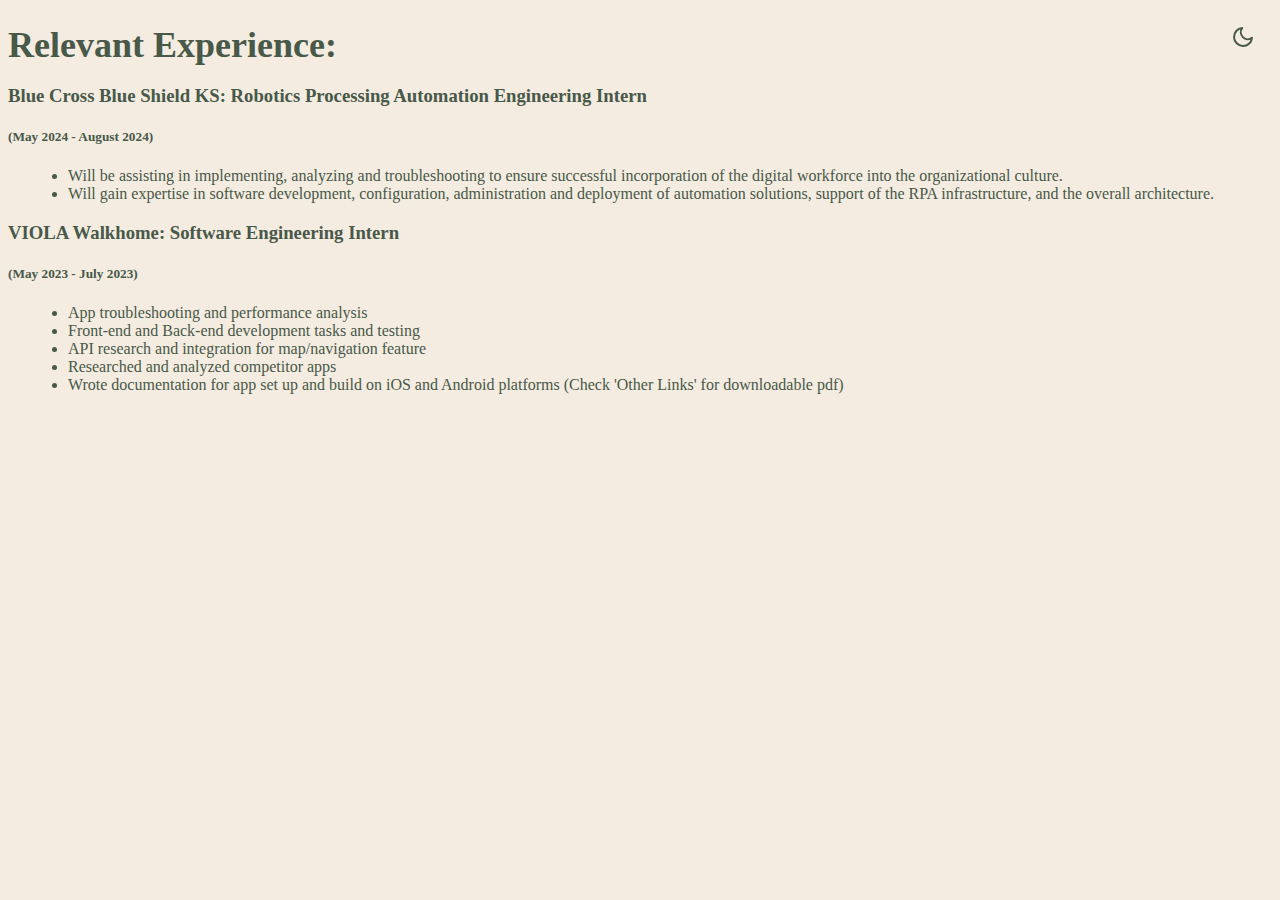
<file: components/experience.html>
<!DOCTYPE html>
<html lang="en">
<head>
    <meta charset="UTF-8">
    <meta name="viewport" content="width=device-width, initial-scale=1.0">
    <title>Experience</title>
    <link rel="icon" type="image/png" href="../assets/star.png" sizes="32x32">
    <link rel="stylesheet" type="text/css" href="../style.css">
</head>
<body>
    <div id="darkModeContainer">
        <button id="darkModeToggle" aria-label="Toggle dark mode">
          <svg xmlns="http://www.w3.org/2000/svg" width="24" height="24" viewBox="0 0 24 24" fill="none" stroke="currentColor" stroke-width="2" stroke-linecap="round" stroke-linejoin="round">
            <path d="M21 12.79A9 9 0 1 1 11.21 3 7 7 0 0 0 21 12.79z"></path>
          </svg>
        </button>
    </div>
    <h1 class="centered">Relevant Experience:</h1>
    <div class="content-container">
    <h3>Blue Cross Blue Shield KS: Robotics Processing Automation Engineering Intern</h3>
    <h5>(May 2024 - August 2024)</h5>
    <div class="bubble-container">
    <ul>
    <li>Will be assisting in implementing, analyzing and troubleshooting to ensure successful incorporation of the digital workforce into the organizational culture.</li>
    <li>Will gain expertise in software development, configuration, administration and deployment of automation solutions, support of the RPA infrastructure, and the overall architecture.</li>
    </ul>
    </div>
    </div>
    <div class="content-container">
    <h3>VIOLA Walkhome: Software Engineering Intern</h3>
    <h5>(May 2023 - July 2023)</h5>
    <div class="bubble-container">
    <ul>
        <li>App troubleshooting and performance analysis</li>
        <li>Front-end and Back-end development tasks and testing</li>
        <li>API research and integration for map/navigation feature</li>
        <li>Researched and analyzed competitor apps</li>
        <li>Wrote documentation for app set up and build on iOS and Android platforms (Check 'Other Links' for downloadable pdf)</li>
    </ul>
    </div>
    </div>
    <script src="../script.js"></script>
</body>
</html>
</file>
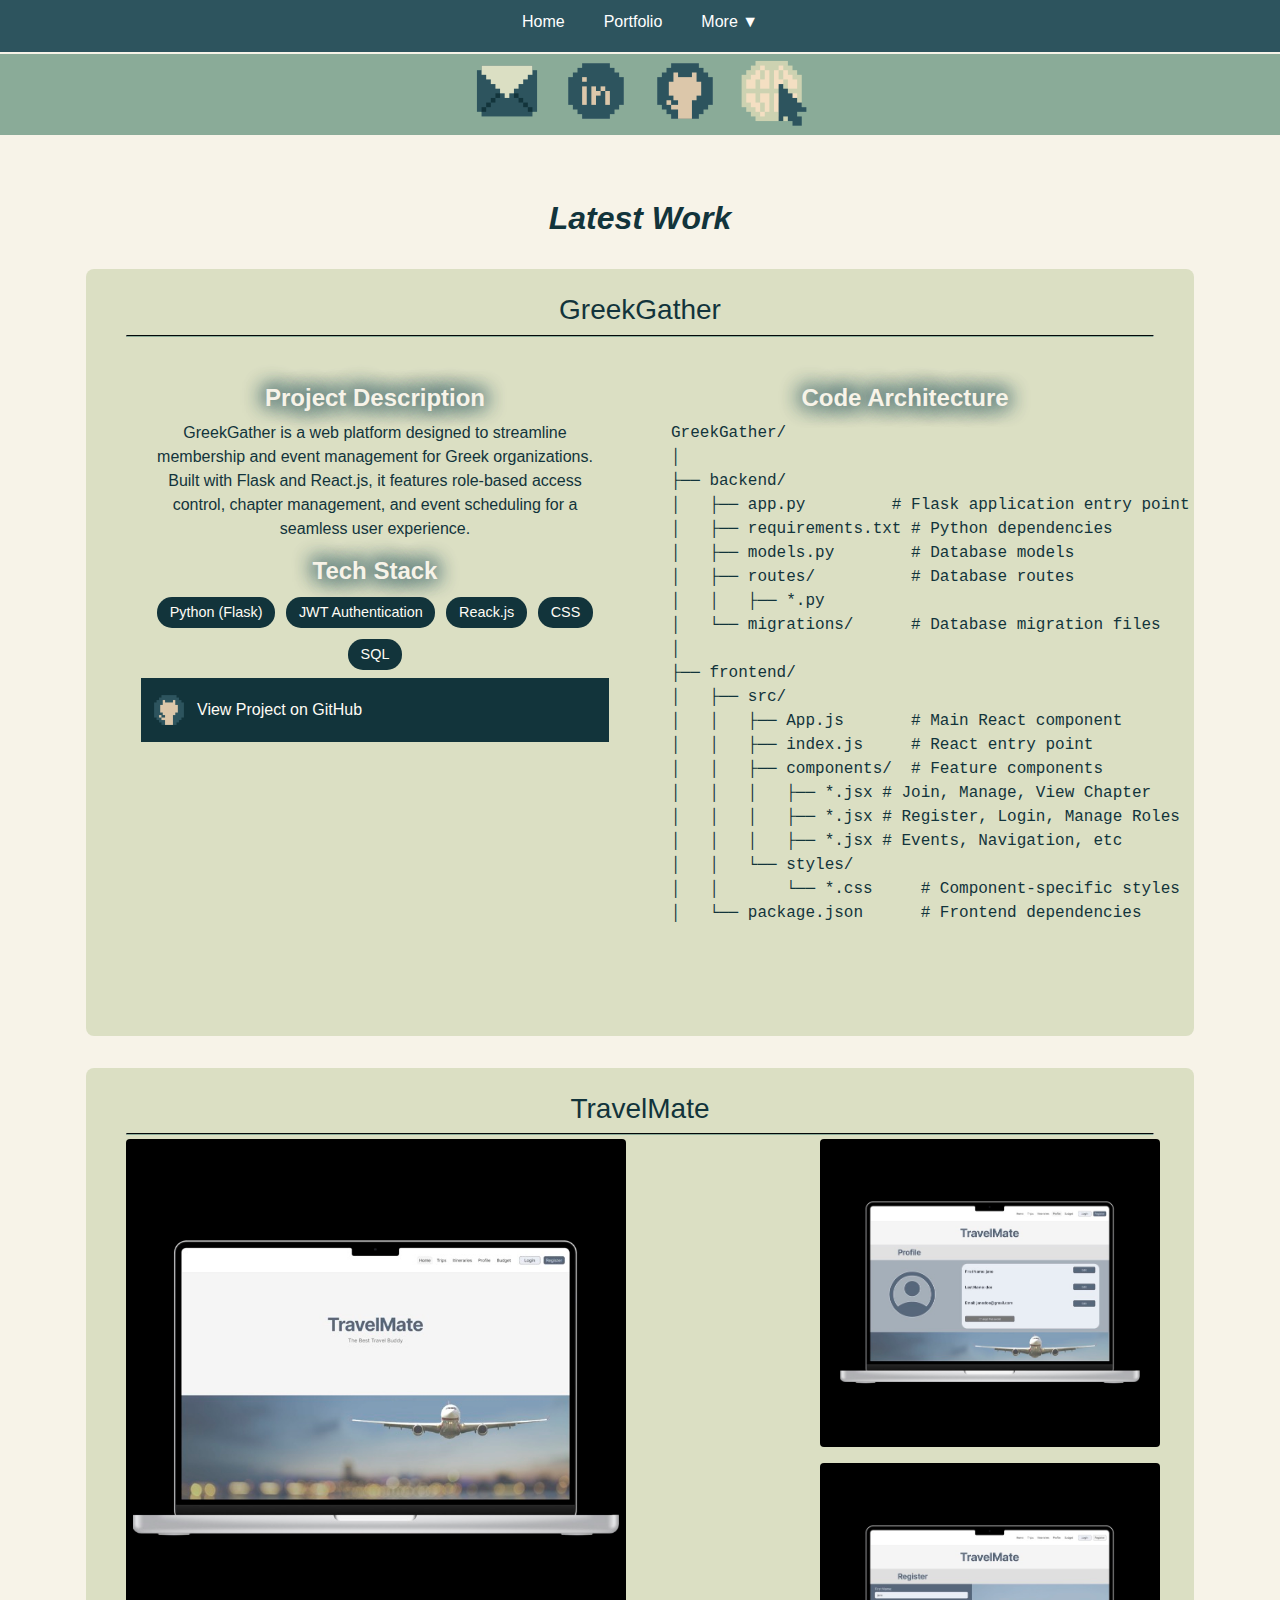
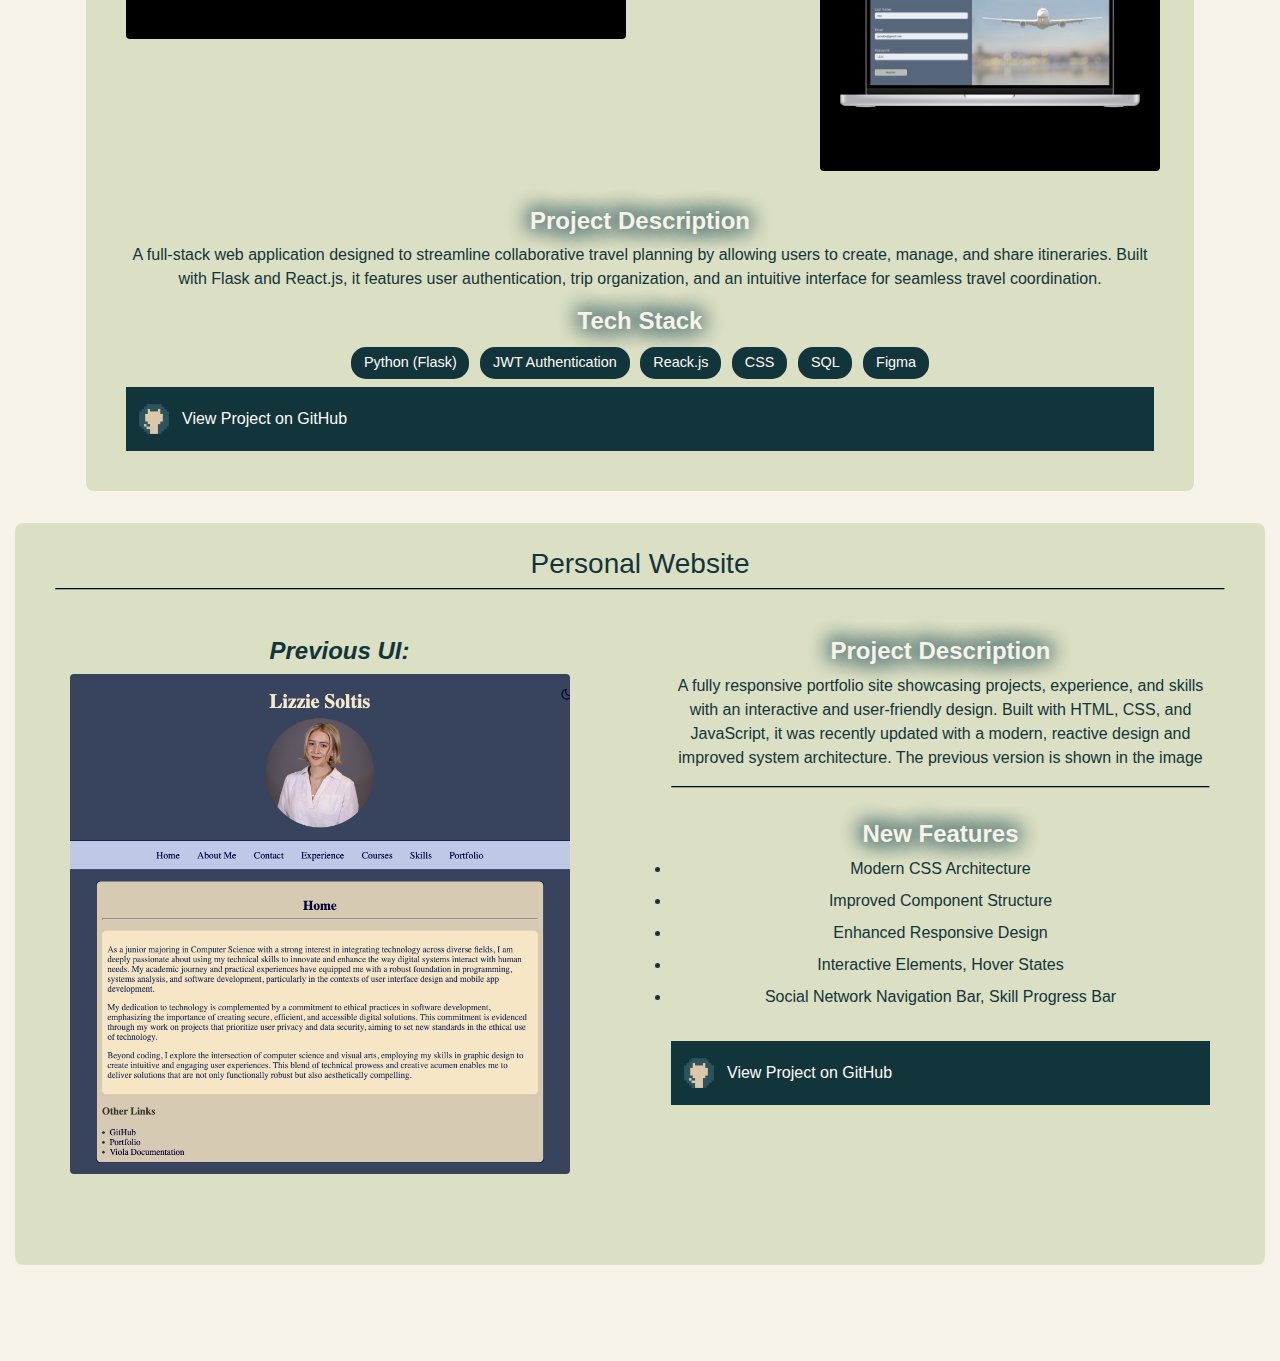
<file: components/portfolio.html>
<!doctype html>
<html>
<head>
<meta charset="UTF-8">
<title>portfolio</title>
<link href="../style/style.css" rel="stylesheet" type="text/css">
<link href="../style/portfolio.css" rel="stylesheet" type="text/css">
<link href="../style/resume.css" rel="stylesheet" type="text/css">
</head>

<body>
	<nav class="navbar">
		<button class="navbar-toggle" onclick="toggleMenu()">☰</button>
		<ul class="navbar-menu">
			<li><a href="../index.html">Home</a></li>
			<li><a href="portfolio.html">Portfolio</a></li>
            <li class="dropdown">
                <a href="#" class="dropdown-toggle" onclick="toggleDropdown(event)">More ▼</a>
                <ul class="dropdown-menu">
                    <li><a href="about.html">About Me</a></li>
                    <li><a href="resume.html">Resume</a></li>
                    <li class="divider"></li>
                    <li><a href="contact.html">Contact</a></li>
                </ul>
            </li>
		</ul>
	</nav>
	<!--Social Network Navbar Section-->
	<section class="socialNetworkNavBar">
		<div class="socialNetworkNav">
			<a href="mailto:soltis.el+jobs@gmail.com" target="_blank"><img src="../assets/graphics/email.png" alt="email" width="74" height="74"></a>
		</div>
		<div class="socialNetworkNav">
			<a href="https://www.linkedin.com/in/elizabethsoltis0000/" target="_blank"><img src="../assets/graphics/linkedin.png" alt="linkedin" width="74" height="74"></a>
			</div>
		<div class="socialNetworkNav">
			<a href="https://github.com/LizzieSoltis" target="_blank"><img src="../assets/graphics/github.png" alt="github" width="74" height="74"></a>
			</div>
			<div class="socialNetworkNav">
				<a href="https://lizzielinn.com" target="_blank"><img src="../assets/graphics/website.png" alt="portfolio" width="74" height="74"></a>
			</div>
	</section>
	<!--Portfolio Section-->
	<section class="portfolio">
		<div class="container">
			<h2 class="text-center dark-text"><strong><em>Latest Work</em></strong></h2>
			  <div class="row-grid">
				<!-- Project 1 -->
					<div class="project-card">
					  <h3 class="text-center dark-text">GreekGather</h3>
						<hr>
					  <div class="row-grid">
						  <div class="col-6">
							<h4 class="text-center warm-text"><strong class="border warm-text"> Project Description</strong></h4>
                            <p class="text-center dark-text">GreekGather is a web platform designed to streamline membership and event management for Greek organizations. Built with Flask and React.js, it features role-based access control, chapter management, and event scheduling for a seamless user experience.</p>
							  <div class="achievements text-center">
							 <h4 class="text-center warm-text"><strong class="border warm-text">Tech Stack</strong></h4>
							  <span class="achievement-badge">Python (Flask)</span>
								  <span class="achievement-badge">JWT Authentication</span>
                					<span class="achievement-badge">Reack.js</span>
									<span class="achievement-badge">CSS</span>
                					<span class="achievement-badge">SQL</span>
								  
							  </div>
                            <a href="https://github.com/kaitlynclements/GreekGather" target="_blank" rel="noopener noreferrer" class="project-link">
					<img src="../assets/graphics/github.png" alt="GreekGather_GitHub">
					  View Project on GitHub
				</a>
                        </div>
							<div class="col-6">
								<h4 class="text-center"><strong class="border warm-text">Code Architecture</strong></h4>
								<code>
									<pre class="dark-text">
GreekGather/
│
├── backend/
│   ├── app.py         # Flask application entry point
│   ├── requirements.txt # Python dependencies
│   ├── models.py        # Database models
│   ├── routes/ 	 # Database routes
│   │   ├── *.py   
│   └── migrations/      # Database migration files
│
├── frontend/
│   ├── src/
│   │   ├── App.js       # Main React component
│   │   ├── index.js     # React entry point
│   │   ├── components/  # Feature components
│   │   │   ├── *.jsx # Join, Manage, View Chapter
│   │   │   ├── *.jsx # Register, Login, Manage Roles
│   │   │   ├── *.jsx # Events, Navigation, etc    
│   │   └── styles/
│   │       └── *.css     # Component-specific styles
│   └── package.json      # Frontend dependencies
									</pre>
								</code>
							</div>
					  </div>
					  
			  </div>
</div>
			<div class="row">
				<!-- Project 2 -->
              
				<div class="project-card">
					<h3 class="text-center dark-text">TravelMate</h3>
					<hr>
				
					<div class="portfolio-row-grid">
						<div class="main-image">
							<img src="../assets/images/TravelMate_Home.jpg" alt="TravelMate_Project1" width="600">
						</div>
						<div class="side-images">
							<img src="../assets/images/TravelMate_Profile.jpg" alt="TravelMate_Project1" width="100%">
							<img src="../assets/images/TravelMate_Register.jpg" alt="TravelMate_Project1" width="100%">
						</div>
					</div>
				  <h4 class="text-center warm-text"><strong class="border warm-text"> Project Description</strong></h4>
				  <p class="text-center dark-text">A full-stack web application designed to streamline collaborative travel planning by allowing users to create, manage, and share itineraries. Built with Flask and React.js, it features user authentication, trip organization, and an intuitive interface for seamless travel coordination.</p>
					<div class="achievements text-center">
							 <h4 class="text-center warm-text"><strong class="border warm-text">Tech Stack</strong></h4>
						
							  <span class="achievement-badge">Python (Flask)</span>
								  <span class="achievement-badge">JWT Authentication</span>
                					<span class="achievement-badge">Reack.js</span>
									<span class="achievement-badge">CSS</span>
                					<span class="achievement-badge">SQL</span>
						<span class="achievement-badge">Figma</span>
								  
							  </div>
					<a href="https://github.com/LizzieSoltis/TravelMate" target="_blank" rel="noopener noreferrer" class="project-link">
					<img src="../assets/graphics/github.png" alt="TravelMate_GitHub">
					  View Project on GitHub
				</a>
				  </div>
			  </div>
				
</div>
			<div class="row">
			<!-- Project 3 -->
				  <div class="col">
					<div class="project-card">
						<h3 class="text-center dark-text"> Personal Website</h3>
						<hr>
						 <div class="row-grid">
							  <div class="col-6">
								  <h4 class="text-center"><strong class="dark-text"><em>Previous UI:</em></strong></h4>
								 <img src="../assets/images/My Profile.png" alt="PersonalWesite_Project2">
                            </div>
								<div class="col-6">
									<h4 class="text-center warm-text"><strong class="border warm-text"> Project Description</strong></h4>
									<p class="text-center dark-text">A fully responsive portfolio site showcasing projects, experience, and skills with an interactive and user-friendly design. Built with HTML, CSS, and JavaScript, it was recently updated with a modern, reactive design and improved system architecture. The previous version is shown in the image</p>
									<hr>
									<div class="content-section">
									<h4 class="text-center"><strong class="border warm-text">New Features</strong></h4>
										<li class="dark-text text-center">Modern CSS Architecture</li>
									<li class="dark-text text-center">Improved Component Structure</li>
									<li class="dark-text text-center">Enhanced Responsive Design</li>
									<li class="dark-text text-center">Interactive Elements, Hover States</li>
									<li class="dark-text text-center">Social Network Navigation Bar, Skill Progress Bar</li>
									</div>
									<a href="https://github.com/LizzieSoltis/website" target="_blank" rel="noopener noreferrer" class="project-link">
						<img src="../assets/graphics/github.png" alt="GreekGather_GitHub">
						  View Project on GitHub
					</a>
								</div>
						  </div>
						  
				  </div>
</div>
		</div>		  
	</section>
	<script>
        function toggleMenu() {
            document.querySelector('.navbar-menu').classList.toggle('show');
        }

        function toggleDropdown(event) {
            event.preventDefault();
            event.target.nextElementSibling.classList.toggle('show');
        }
    </script>
</body>
</html>
</file>
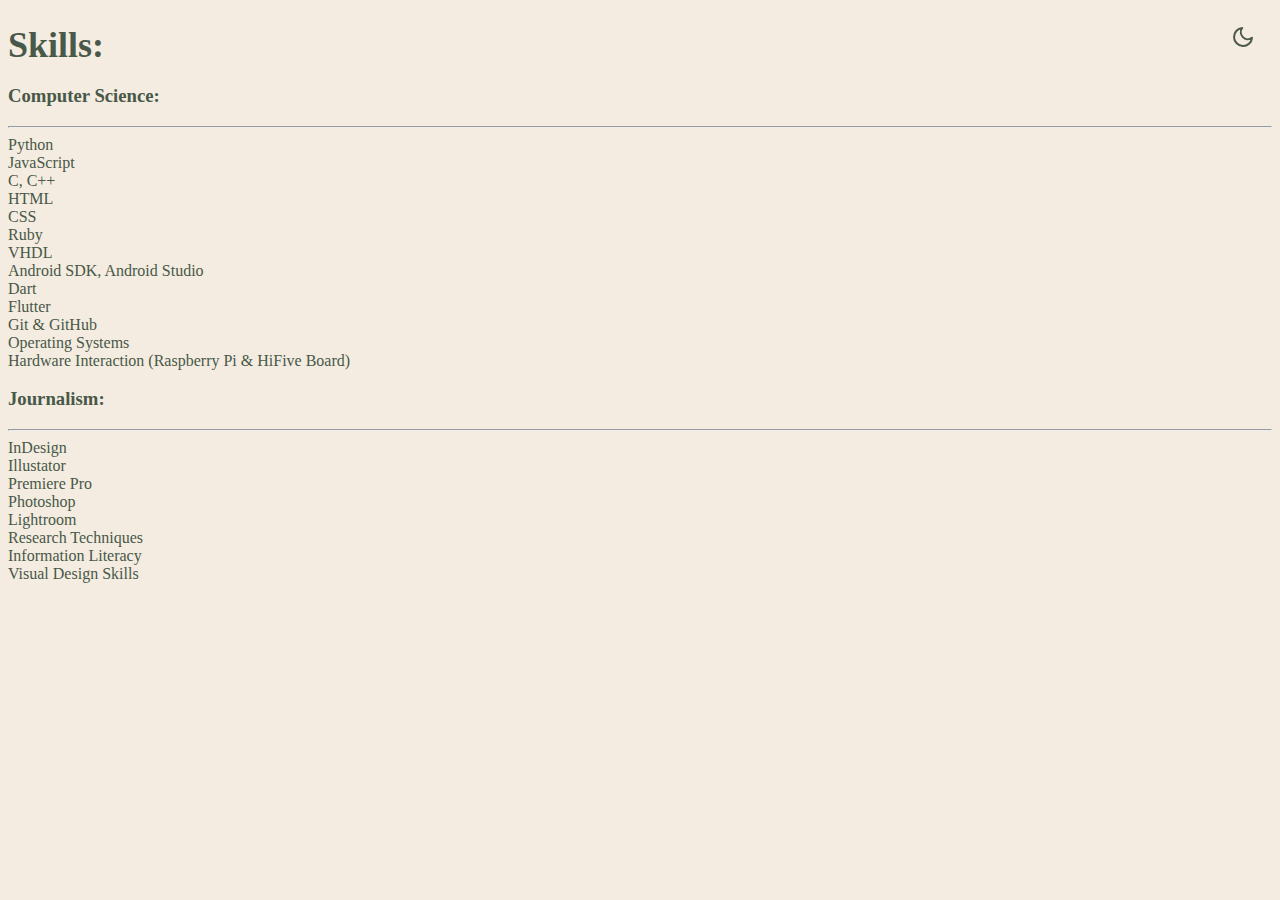
<file: components/skills.html>
<!DOCTYPE html>
<html lang="en">
<head>
    <meta charset="UTF-8">
    <meta name="viewport" content="width=device-width, initial-scale=1.0">
    <title>Skills</title>
    <link rel="icon" type="image/png" href="../assets/star.png" sizes="32x32">
    <link rel="stylesheet" type="text/css" href="../style.css">
</head>
<body>
    <div id="darkModeContainer">
        <button id="darkModeToggle" aria-label="Toggle dark mode">
          <svg xmlns="http://www.w3.org/2000/svg" width="24" height="24" viewBox="0 0 24 24" fill="none" stroke="currentColor" stroke-width="2" stroke-linecap="round" stroke-linejoin="round">
            <path d="M21 12.79A9 9 0 1 1 11.21 3 7 7 0 0 0 21 12.79z"></path>
          </svg>
        </button>
    </div>
    <h1 class="centered">Skills:</h1>
    <div class="content-container">
    <h3>Computer Science:</h3>
    <hr>
    <div class="bubble-container">
    <li>Python</li>
    <li>JavaScript</li>
    <li>C, C++</li>
    <li>HTML</li>
    <li>CSS</li>
    <li>Ruby</li>
    <li>VHDL</li>
    <li>Android SDK, Android Studio</li>
    <li>Dart</li>
    <li>Flutter</li>
    <li>Git & GitHub</li>
    <li>Operating Systems</li>
    <li>Hardware Interaction (Raspberry Pi & HiFive Board)</li>
    </div>
    <h3>Journalism:</h3>
    <hr>
    <div class="bubble-container">
    <li>InDesign</li>
    <li>Illustator</li>
    <li>Premiere Pro</li>
    <li>Photoshop</li>
    <li>Lightroom</li>
    <li>Research Techniques</li>
    <li>Information Literacy</li>
    <li>Visual Design Skills</li>
    </div>
    <script src="../script.js"></script>
</body>
</html>
</file>
<file: style/style.css>
@charset "UTF-8";
/* CSS Document */
:root {
    /* Colors */
    --primary-blue: #2d545e;
    --light-text-color: #FFFCF5;
	--darker-blue: #12343b;
    --bg-color: #F7f3e8;
	--container-color: #DBDFC3;
	--darker-container: #8AAB98;
	--link-color: #467B8B;
	--sage: #CFE4CF;
  
    /* Typography */
    --font-family: -apple-system, BlinkMacSystemFont, "Segoe UI", Roboto, "Helvetica Neue", Arial, sans-serif;
    --heading-size: 2.5rem;
    --text-size: 1rem;
    
    /* Spacing */
    --spacing-sm: 0.5rem;
    --spacing-md: 1rem;
    --spacing-lg: 2rem;
    
    /* Container */
    --container-width: 1140px;
}
/* Base styles */
* {
    margin: 0;
    padding: 0;
    box-sizing: border-box;
}
/* Basic Reset */
*,
*::before,
*::after {
  box-sizing: border-box;
}

html {
  font-family: sans-serif;
  line-height: 1.15;
  -webkit-text-size-adjust: 100%;
}

body {
  margin: 0;
  font-family: var(--font-family);
  font-size: var(--text-size);
  line-height: 1.5;
  color: var(--light-text-color);
  background-color: var(--bg-color);
}
.dark-text{
	color: var(--darker-blue);
}
.warm-text{
	color: var(--bg-color);
}
.dark2-text{
	color: var(--darker-container);
}
/* Headings */
h1, h2, h3, h4, h5, h6 {
  margin-top: 0;
  margin-bottom: 0.5rem;
  font-weight: 500;
  line-height: 1.2;
}

h1 { font-size: 2.5rem; color: var(--sage); }
h2 { font-size: 2rem; color: var(--primary-blue);}
h3 { font-size: 1.75rem; }
h4 { font-size: 1.5rem;}
.border{
	text-shadow: -2px 0 20px var(--darker-blue), 0 2px 20px var(--sage), 2px 0 20px var(--primary-blue), 0 -2px 20px var(--link-color);
}
h5 { font-size: 1.25rem; }
h6 { font-size: 1rem; }

/* Paragraph & Text Elements */
p {
  margin-top: 0;
  margin-bottom: 1rem;
}

b, strong {
  font-weight: bolder;
}

small {
  font-size: 80%;
}

a {
  color: var(--link-color);
  text-decoration: none;
}

a:hover {
  color: var(--link-color);
  text-decoration: underline;
}
hr {
	box-sizing: content-box;
	border-top-color: var(--primary-blue);
	border-bottom-color: var(--darker-container);
}
/* Lists */
ul, ol {
  margin-top: 0;
  margin-bottom: 1rem;
  padding-left: 1.5rem;
}

li {
  margin-bottom: 0.5rem;
}

/* Tables */
table {
  width: 100%;
  border-collapse: collapse;
}

th, td {
  padding: 0.75rem;
  border: 1px solid #dee2e6;
}

thead {
  background-color: #e9ecef;
}

/* Forms */
input, button, select, textarea {
  font-family: inherit;
  font-size: inherit;
  line-height: inherit;
}

button {
  cursor: pointer;
}

input[type="text"], input[type="email"], input[type="password"], textarea {
  width: 100%;
  padding: 0.5rem;
  border: 1px solid #ced4da;
  border-radius: 0.25rem;
}

textarea {
  resize: vertical;
}
.socialNetworkNavBar {
	text-align: center;
	display: flex;
	justify-content: center;
	align-items: center;
	gap: 15px;
	margin-top: 2px;
	background-color: var(--darker-container);
	border: var(--container-color);
}
.socialNetworkNavBar .socialNetworkNav {
	border-radius: 50%;
	cursor: pointer;
}
.socialNetworkNavBar .socialNetworkNav img{
	width: 74px;
	height: 74px;
	transition: opacity 0.3s ease;
}
.socialNetworkNavBar .socialNetworkNav img:hover {
	opacity: 0.5;
}

/* Layout Containers */
.container {
  width: 100%;
  max-width: var(--container-width);
  margin: 0 auto;
  padding: 0 var(--spacing-md);
}
/* Hero Section */
.hero {
    padding: var(--spacing-lg) 0;
    background-color: var(--darker-blue);
	margin-top: 1px;
}

.hero-content {
    text-align: center;
    max-width: 800px;
    margin: 0 auto;
}

.hero-title {
    font-size: var(--heading-size);
    margin-bottom: var(--spacing-md);
    font-weight: 500;
    line-height: 1.2;
	color: var(--sage);
}

.hero-text {
    margin-bottom: var(--spacing-lg);
    color: #F7FFF2;
}
/* Button styles */
.button-container {
    text-align: center;
}
.button {
    display: inline-block;
    padding: var(--spacing-sm) var(--spacing-lg);
    font-size: 1.25rem;
    font-weight: 500;
    text-decoration: none;
    border-radius: 0.3rem;
    transition: all 0.3s ease;
}

.button-primary {
    background-color: var(--primary-blue);
    color: white;
}

.button-primary:hover {
    background-color: var(--darker-container);
    transform: translateY(-2px);
	color: var(--bg-color);
}

.button-secondary {
    background-color: var(--sage);
    color: var(--primary-blue);
}

.button-secondary:hover {
    background-color: var(--container-color);
    transform: translateY(-2px);
    text-align: center;
}
/* Portfolio Section */
.portfolio {
    padding: 4rem 0;
}

.project-card {
    background: var(--container-color);
    padding: 2.5rem;
	padding-top: 1.5rem;
    border-radius: 8px;
    box-shadow: rgba(45, 84, 94, 0.2);
	width: 100%;
	display: flex;
	flex-direction: column;
}
.project-card .image-container {
    width: 500px;
    height: 500px;
    overflow: hidden;
    border-radius: 4px;
    background: #f0f0f0; 
	margin: 0 auto;
}
.project-card img {
    width: 500px;
    height: 500px;
	object-fit: cover;
	display: block;
    border-radius: 4px;
	margin-top: 4px;
	margin-bottom: 4px;
}
.project-card .col-6 {
  flex: 0 0 50%;
  padding: 15px;
}
/* For mobile responsiveness */
@media (max-width: 768px) {
  .project-card .col-6 {
    flex: 0 0 100%;
  }
}
.project-link {
  display: flex;
  align-items: center;
  gap: 8px;
  text-decoration: none;
  color: inherit;
  margin-top: auto;
  padding: 8px;
  background-color: var(--darker-blue);
}

.project-link img {
  width: 40px;
  height: 40px;
}

.project-link:hover {
  opacity: 0.8;
}
@media (min-width: 576px) { .container { max-width: 540px; } }
@media (min-width: 768px) { .container { max-width: 720px; } }
@media (min-width: 992px) { .container { max-width: 960px; } }
@media (min-width: 1200px) { .container { max-width: 1140px; } }

/* Grid System */
.row {
    display: flex;  
    flex-wrap: wrap;  
    gap: 2rem;
    margin: 2rem 0;
}
/*class for grid-based rows */
.row-grid {
    display: grid;
	grid-template-columns: repeat(auto-fit, minmax(300px, 1fr));
    gap: 2rem;
    margin: 2rem 0;
}
.col {
  flex: 1;
  padding-right: 15px;
  padding-left: 15px;
}
.col-1 {
  flex: 0 0 10%;
  padding: 15px;
}
.col-3 {
  flex: 0 0 33%;
  padding: 15px;
}
.col-9 {
  flex: 0 0 67%;
  padding: 15px;
}
.col-10 {
  flex: 0 0 90%;
  padding: 15px;
}
/* Images */
img {
  max-width: 100%;
  height: auto;
}
.aligned-center-list {
    width: fit-content;
    margin: 0 auto; /* Centers the list container */
    text-align: left; /* Keeps text aligned left within the centered container */
}

/* Utility Classes */
.text-center { text-align: center; }
.text-right { text-align: right; }
.text-left { text-align: left; }

.hidden { display: none !important; }
/*Basic Navbar*/
.navbar{
	background-color: #2d545e;
	padding: 10px 20px;
	display: flex; /*display menu items in row*/
	justify-content: center; /*centers menu*/
	align-items: center;
	position: relative;
}
/*Navigation Menu*/
.navbar-menu {
  list-style: none; /*remove bullet points from the <ul>*/
  display: flex; 
  gap: 15px; /*space out menu items*/
  /*remove default spacing around <ul>*/
  margin: 0; 
  padding: 0;
}
.navbar-menu li {
  display: inline-block; /*each <li> sit next to each other*/
	position: relative;
}

.navbar-menu a { /*styling links*/
  color: white;
  text-decoration: none; /*remove underline*/
  font-size: 1rem; 
  padding: 8px 12px; /*add clickable area around the text*/
  transition: 0.3s; /*smooth hover effects*/
}
.navbar-menu a:hover {
  background-color: rgba(219, 223, 195, 0.2);
  border-radius: 5px;
}
/* Mobile Menu Button */
.navbar-toggle {
  display: none;
  font-size: 1.5rem;
  color: white;
  background: none;
  border: none;
  cursor: pointer;
}
/* Dropdown Menu */
.dropdown-menu {
  display: none;
  position: absolute;
  background-color: white;
  top: 100%;
  left: 0;
  min-width: 150px;
  box-shadow: 0px 4px 6px rgba(0, 0, 0, 0.1);
  padding: 10px 0;
  border-radius: 5px;
}

.dropdown-menu li {
  display: block;
}

.dropdown-menu a {
  color: var(--darker-blue);
  padding: 10px;
  display: block;
}

.dropdown-menu a:hover {
    background-color: var(--container-color);
    color: #467B8B;
}

/* Show dropdown */
.dropdown .dropdown-menu.show {
  display: block;
}
/* Main Content Sections */
.content-box {
    background-color: var(--container-color);
    padding: 2rem;
    border-radius: 8px;
    margin: 1.5rem 0;
    color: var(--darker-blue);
}
.content-section {
    margin: 2rem 0;
}

.section-title {
    margin-bottom: 1rem;
}

/* Experience Items */
.experience-item {
    margin-bottom: 2rem;
}
.experience-item:last-child {
    margin-bottom: 0;
}
.experience-item img{
	max-width: 100;
	border-radius: 8px;
	margin-top: 1rem;
}
.experience-title {
    color: var(--primary-blue);
    margin-bottom: 0.5rem;
    font-size: 1.5rem;
}

.experience-subtitle {
    color: var(--darker-blue);
    font-size: 1.1rem;
}
.experience-location {
    color: var(--darker-blue);
    font-size: .9rem;
    margin-bottom: 1rem;
}

.experience-content {
    color: var(--darker-blue);
    line-height: 1.6;
}
/* Certificate image */
.experience-item img {
    max-width: 100%;
    border-radius: 8px;
    margin-top: 1rem;
}
.contact-section {
    margin: 0 0;
	background-color: var(--primary-blue);
	color: var(--sage);
	padding: 20px;
}

/* Responsive Menu */
@media (max-width: 768px) {
  .navbar {
    justify-content: space-between;
  }

  .navbar-menu {
    display: none;
    flex-direction: column;
    background-color: #2d545e;
    position: absolute;
    top: 50px;
    left: 0;
    width: 100%;
    padding: 10px 0;
    text-align: center;
  }

  .navbar-menu.show {
    display: flex;
	flex-direction: column;
  }

  .navbar-toggle {
    display: block;
  }
  .row {
	flex-direction: column;
	}
}
.header-subtitle {
    color: var(--bg-color);
}
</file>
<file: style.css>
:root {
    --bg-color: #f4ece0;
    --bg2-color: #f1dec2;
    --text-color: #485849;
}
body {
    background-color: var(--bg-color);
    color: var(--text-color);
    transition: background-color 0.3s, color 0.3s;
  }
body.dark-mode {
    --bg-color: #485849;
    --bg2-color: #1c2b1e;
    --text-color: #f4ece0;
}
  
#darkModeContainer {
    position: fixed;
    top: 20px;
    right: 20px;
    z-index: 1000;
}
#darkModeToggle {
    background: none;
    border: none;
    cursor: pointer;
    padding: 5px;
    border-radius: 50%;
    transition: background-color 0.3s;
    color: var(--text-color); /* This ensures the SVG color changes with mode */
  }
  
  #darkModeToggle:hover {
    background-color: rgba(72, 88, 73, 0.1); /* Light mode hover */
  }
  
  body.dark-mode #darkModeToggle:hover {
    background-color: rgba(244, 236, 224, 0.1); /* Dark mode hover */
  }
header {

    text-align: center;

    margin-top: 30px;

}

/* ... (keep your existing styles) ... */

nav {
    background-color: var(--bg-color);
    padding: 1rem 0;
    border-top: 1px solid var(--text-color);
    border-bottom: 1px solid var(--text-color);
}

.nav-menu {
    list-style-type: none;
    padding: 0;
    margin: 0;
    display: flex;
    justify-content: center;
    flex-wrap: wrap;
}

.nav-menu li {
    margin: 0 1rem;
}

.nav-menu a {
    color: var(--text-color);
    text-decoration: none;
    font-size: 1.1rem;
    transition: color 0.3s;
}

.nav-menu a:hover, .nav-menu a:focus {
    text-decoration: underline;
    color: #bfb5a5;
}

.nav-toggle {
    display: none;
}

@media (max-width: 768px) {
    .nav-menu {
        display: none;
        flex-direction: column;
        align-items: center;
    }

    .nav-menu.active {
        display: flex;
    }

    .nav-menu li {
        margin: 0.5rem 0;
    }

    .nav-toggle {
        display: block;
        background: none;
        border: none;
        cursor: pointer;
        margin: 0 auto;
    }

    .nav-toggle span {
        display: block;
        width: 25px;
        height: 3px;
        background-color: var(--text-color);
        margin: 5px auto;
    }
}


h1 {

    font-size: 36px;

    margin-bottom: 10px;

}



img {

    width: 200px;

    height: 200px;

    border-radius: 50%;

    object-fit: cover;

    margin-bottom: 20px;

}



section {

    margin-bottom: 40px;
    display: none; /* Initially hide all sections */
}



h2 {

    font-size: 24px;

    margin-bottom: 10px;

}



ul {

    margin-left: 20px;

}



a {

    color: #bfb5a5;
    text-decoration: none;
    transition: color 0.3s; /* Smooth color transition for hover effects */

}

a:hover, a:focus {
    text-decoration: underline; /* Adds underline on hover or focus */
    color: #f4ece0; /* Brightens the color on hover for better visibility */
}

iframe {

    display: block;

    margin: 0 auto;

}

.portfolio-grid {
    display: grid;
    grid-template-columns: repeat(auto-fit, minmax(250px, 1fr));
    gap: 1.5rem;
  }
  
  .portfolio-item {
    background-color: var(--bg2-color);
    color: var(--text-color);
    border: 1px solid var(--text-color);
    box-shadow: 0 0 0 1px rgba(0, 0, 0, .1);
    border-radius: 8px;
    overflow: hidden;
    transition: transform 0.3s,background-color 0.3s, color 0.3s, box-shadow 0.3s
  }
  
  .portfolio-item:hover {
    transform: translateY(-5px);
  }
  
  .portfolio-item img {
    width: 100%;
    height: 200px;
    object-fit: cover;
  }
  
  .portfolio-item h3, .portfolio-item p {
    padding: 0.5rem 1rem;
  }

  .image-grid {
    display: grid;
    grid-template-columns: repeat(2, 1fr);
    gap: 1rem;
    margin-bottom: 1rem;
  }
  
  .design-image {
    width: 100%;
    height: 150px;
    object-fit: cover;
    border-radius: 4px;
  }
  
  .project-link {
    display: flex;
    align-items: center;
    gap: 0.5rem;
    padding: 0.5rem 1rem;
    margin: 1rem;
    background-color: #24292e;
    color: white;
    border-radius: 4px;
    text-decoration: none;
  }
  
  .project-link:hover {
    background-color: #2f363d;
  }
  
  .github-icon {
    width: 20px;
    height: 20px;
  }

  .design-container {
    position: relative;
    overflow: hidden;
    border-radius: 4px;
  }
  
  .design-overlay {
    position: absolute;
    top: 0;
    left: 0;
    width: 100%;
    height: 100%;
    background: rgba(40, 65, 44, 0.7);
    display: flex;
    justify-content: center;
    align-items: center;
    opacity: 0;
    transition: opacity 0.3s ease;
  }
  
  .design-container:hover .design-overlay {
    opacity: 1;
  }
  
  .download-btn {
    display: flex;
    align-items: center;
    gap: 0.5rem;
    padding: 0.5rem 1rem;
    background-color: #ffffff;
    color: #000000;
    border-radius: 4px;
    text-decoration: none;
    font-size: 0.9rem;
    transition: transform 0.2s ease;
  }
  
  .download-btn:hover {
    transform: scale(1.05);
    background-color: #f0f0f0;
  }
  
  .download-btn svg {
    width: 16px;
    height: 16px;
  }
</file>
<file: style/about.css>
@charset "UTF-8";
/* CSS Document */

@import 'style.css';

/* About Page Specific Styles */

/* Profile Header Styles */
.profile-header {
    background-color: var(--darker-blue);
    padding: 3rem 0;
	margin-top: 1px;
}
.header-row {
    display: flex;
    flex-wrap: wrap;
    margin: 0;
    gap: 0;
    align-items: flex-end;
	max-height: 245px;  /* Match image height */
}

.header-col-image {
    flex: 0 0 170px;
    padding: 15px;
	margin-left: -10px;
	margin-right: 10px;
}

.header-col-text {
    flex: 1;
    padding: 15px;
	
}
.profile-content {
    text-align: left;
}

.profile-image {
    width: 170px;
    height: 245px;
    border-radius: 5%;
    object-fit: cover;
    border: 4px solid var(--sage);
    margin-bottom: 0;
}

.header-title {
    color: var(--sage);
    margin-bottom: 0.5rem;
}


.subtitle {
    color: var(--sage);
    margin-bottom: 1rem;
}

.about-section {
    margin: 1rem 0 1rem 0;
	padding: 1rem;
	border-radius: 4px;
	background-color: var(--primary-blue);
}
/* About Page Specific Container */
.about-container {
    padding: 1rem 1rem;
    max-width: auto;
    margin: 1rem auto;
	
}

/* About Page Responsive Styles */
@media (max-width: 768px) {
    .profile-image {
        width: 150px;
        height: 150px;
    }
	
    .content-box {
        padding: 1.5rem;
    }
}


/* External Resources Section */
.external-resources {
    margin: 3rem 0;
}

.resource-links {
    display: flex;
    justify-content: center;
    gap: 2rem;
    flex-wrap: wrap;
}

.resource-link {
    display: inline-block;
    padding: 0.8rem 1.5rem;
    background-color: var(--darker-blue);
    color: var(--light-text-color);
    text-decoration: none;
    border-radius: 4px;
    transition: all 0.3s ease;
}

.resource-link:hover {
    background-color: var(--primary-blue);
    transform: translateY(-2px);
    text-decoration: none;
    color: var(--light-text-color);
}

/* Contact Section Styles */
.content-box p strong {
    color: var(--primary-blue);
    margin-right: 0.5rem;
}

/* Responsive Adjustments */
@media (max-width: 768px) {
    .resource-links {
        flex-direction: column;
        align-items: center;
        gap: 1rem;
    }
    
    .resource-link {
        width: 100%;
        text-align: center;
    }
}
</file>
<file: style/portfolio.css>
@charset "UTF-8";
/* CSS Document */
.portfolio-row-grid {
     display: grid;
    grid-template-columns: 66% 33%;
    gap: 1rem;
    align-items: stretch; /* This ensures full height */
}

.main-image {
    grid-column: 1;
    grid-row: 1 / span 3;
}

.main-image img {
    width: 100%;
    height: 95%;
    object-fit: cover;
}

.side-images {
    grid-column: 2;
    display: flex;
    flex-direction: column;
    gap: 0.5rem; /* Reduced gap between side images */
    height: 100%; /* Ensure full height */
}

.side-images img {
    width: 100%;
    flex: 1; 
    object-fit: cover; 
    min-height: 0; 
}
/* Responsive Design */
@media (max-width: 768px) {
    .row-grid {
        grid-template-columns: 100%;
    }
    
    .main-image {
        grid-row: auto;
    }
    
    .side-images {
        grid-column: 1;
    }
}
</file>
<file: style/resume.css>
@charset "UTF-8";
@import 'style.css';
/* CSS Document */
.resume-container{
	padding: 1rem 1rem;
	max-width: auto;
	margin: 1rem auto;
}
/* Header Section */
.resume-header {
    display: flex;
    justify-content: space-between;
    align-items: center;
    margin-bottom: 2rem;
}

/* Profile Section */
.profile-section {
    display: flex;
    gap: 2rem;
    margin-bottom: 2rem;
}

.profile-image {
    width: 150px;
    height: 200px;
    border-radius: 8px;
    object-fit: cover;
}
.profile-info {
    flex: 1;
	padding: 20px;
	border-radius: .3rem;
	background-color: var(--primary-blue);
}

.contact-info {
    background-color: var(--container-color);
    padding: 1rem;
    border-radius: 8px;
    color: var(--darker-blue);
}

/* Skills Section */
.skills-section {
    margin: 2rem 0;
}

.skill-bar {
    margin: 1rem 0;
}

.skill-name {
    margin-bottom: 0.5rem;
    color: var(--darker-blue);
    display: flex;
    justify-content: space-between;
}
.skill-percentage {
    color: var(--primary-blue);
    font-size: 0.9em;
}

.progress-bar {
    height: 25px;
    background-color: var(--container-color);
    border-radius: 4px;
    overflow: hidden;
}
.progress-fill {
    height: 100%;
    transition: width 0.3s ease;
}
.skill-expert {
    background-color: var(--primary-blue); /* >= 80% */
}

.skill-advanced {
    background-color: #43938A; /* 60-79% */
}

.skill-intermediate {
    background-color: #F0BD70; /* 40-69% */
}

.skill-beginner {
    background-color: #F2A766; /* 0-39% */
}
/* Education Section */
.education-section {
    margin: 2rem 0;
}

.education-item {
    background-color: var(--container-color);
    border-radius: 8px;
}

.education-header {
    display: flex;
    justify-content: space-between;
    align-items: flex-start;
    margin-bottom: 1rem;
}
.school-info h3 {
    color: var(--darker-blue);
    margin-bottom: 0.5rem;
}

.degree-info {
    color: var(--darker-blue);
    font-size: 1.1rem;
    margin-bottom: 0.5rem;
}

.graduation-date {
    color: var(--darker-blue);
    font-weight: 500;
}

.achievements {
    margin-top: 0rem;
	color: var(--primary-blue);
}

.achievement-badge {
    display: inline-block;
    background-color: var(--darker-blue);
    color: var(--light-text-color);
    padding: 0.3rem 0.8rem;
    border-radius: 15px;
    margin: 0.2rem;
	margin-bottom: 0.5rem;
    font-size: 0.9rem;
}
/* Responsive Design */
@media (max-width: 768px) {
    .resume-header,
    .profile-section {
        flex-direction: column;
    }
    
    .profile-image {
        margin: 0 auto;
    }
    
    .contact-info {
        text-align: center;
    }
	.education-header {
        flex-direction: column;
    }
    
    .graduation-date {
        margin-top: 0.5rem;
    }
}
</file>
